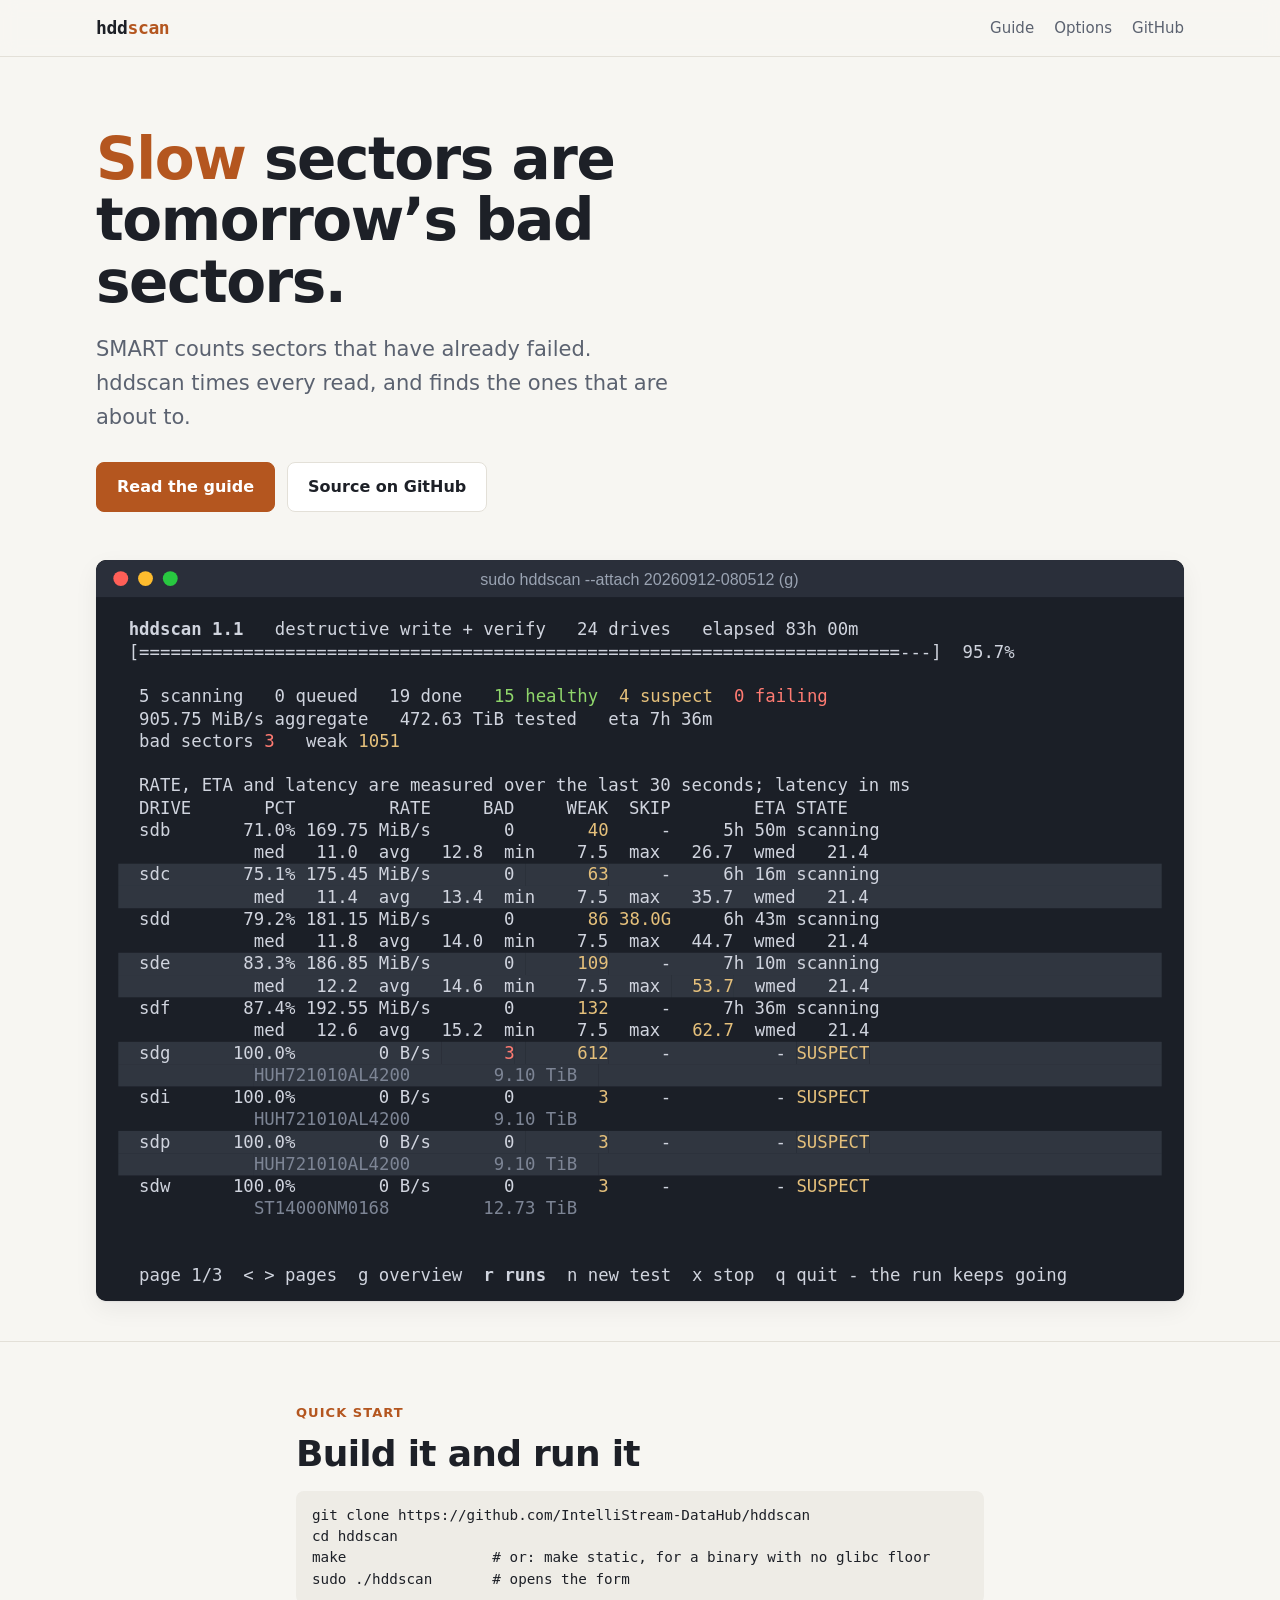
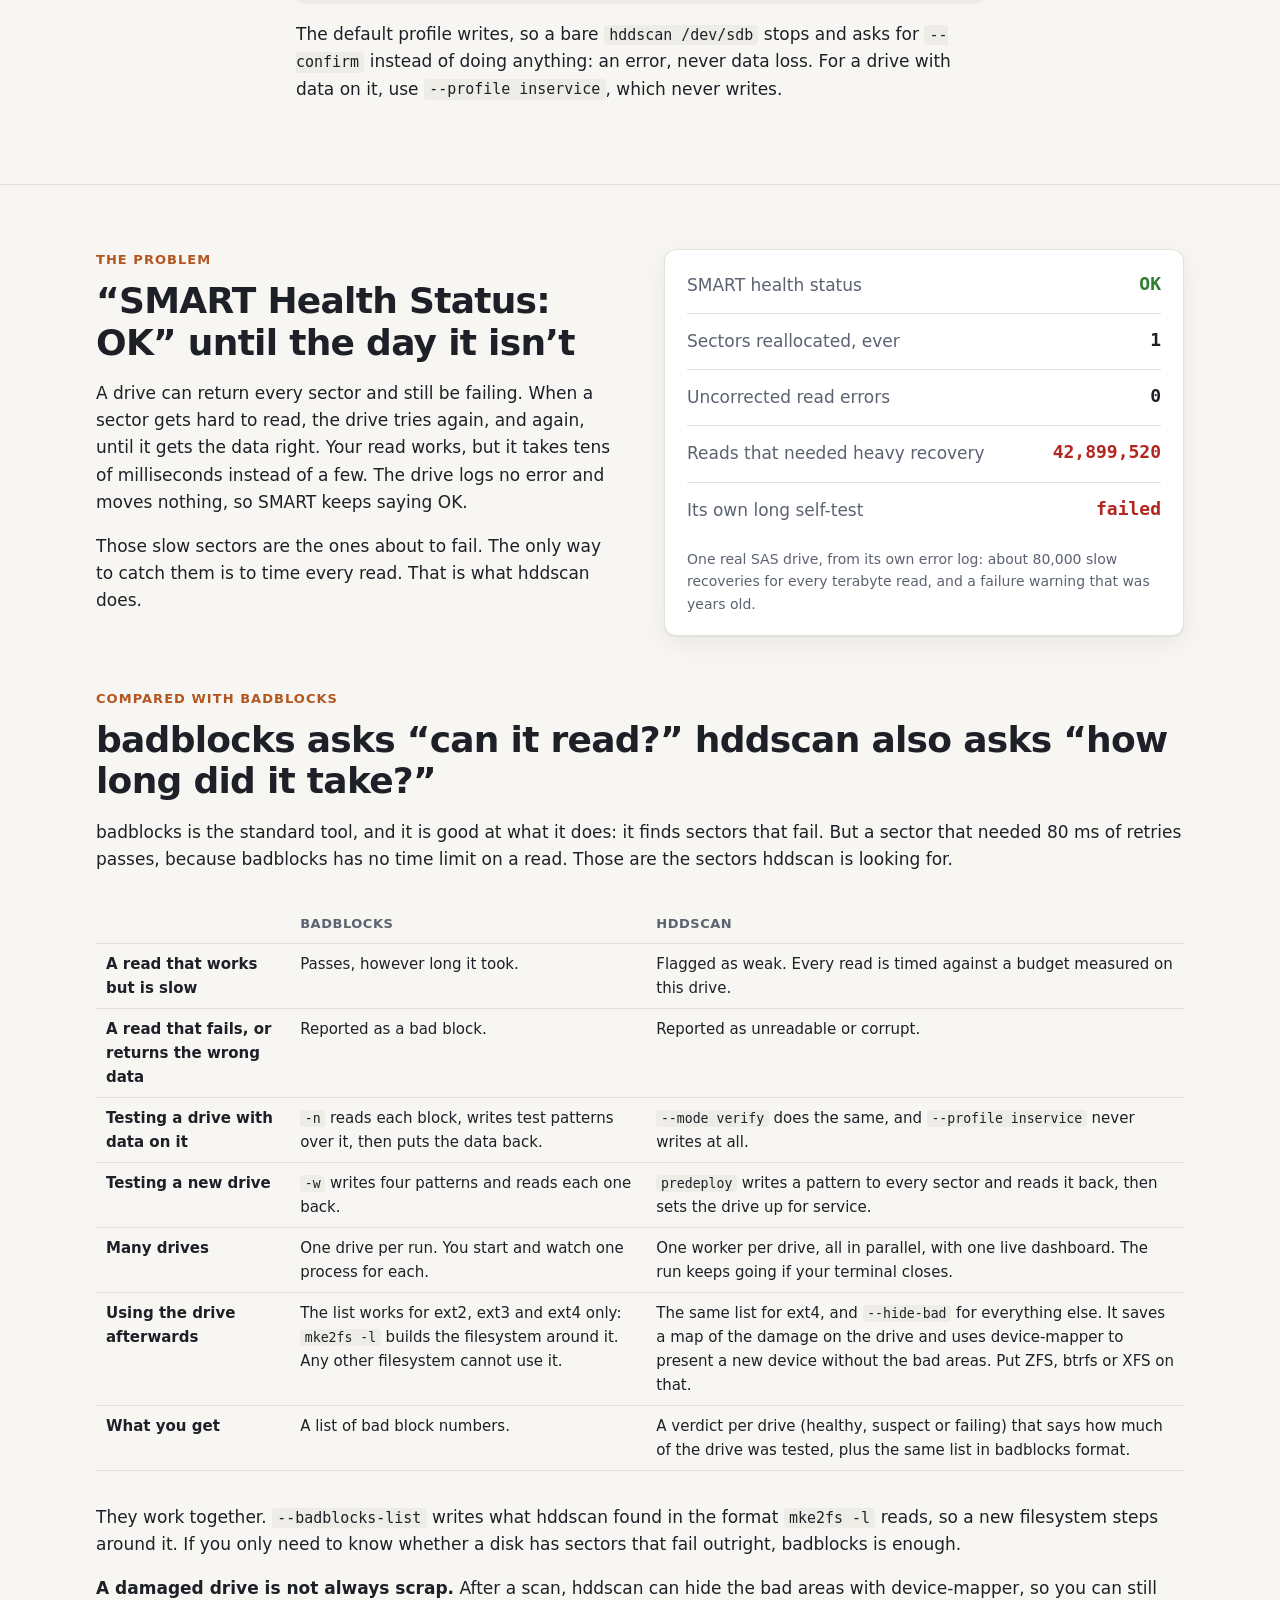
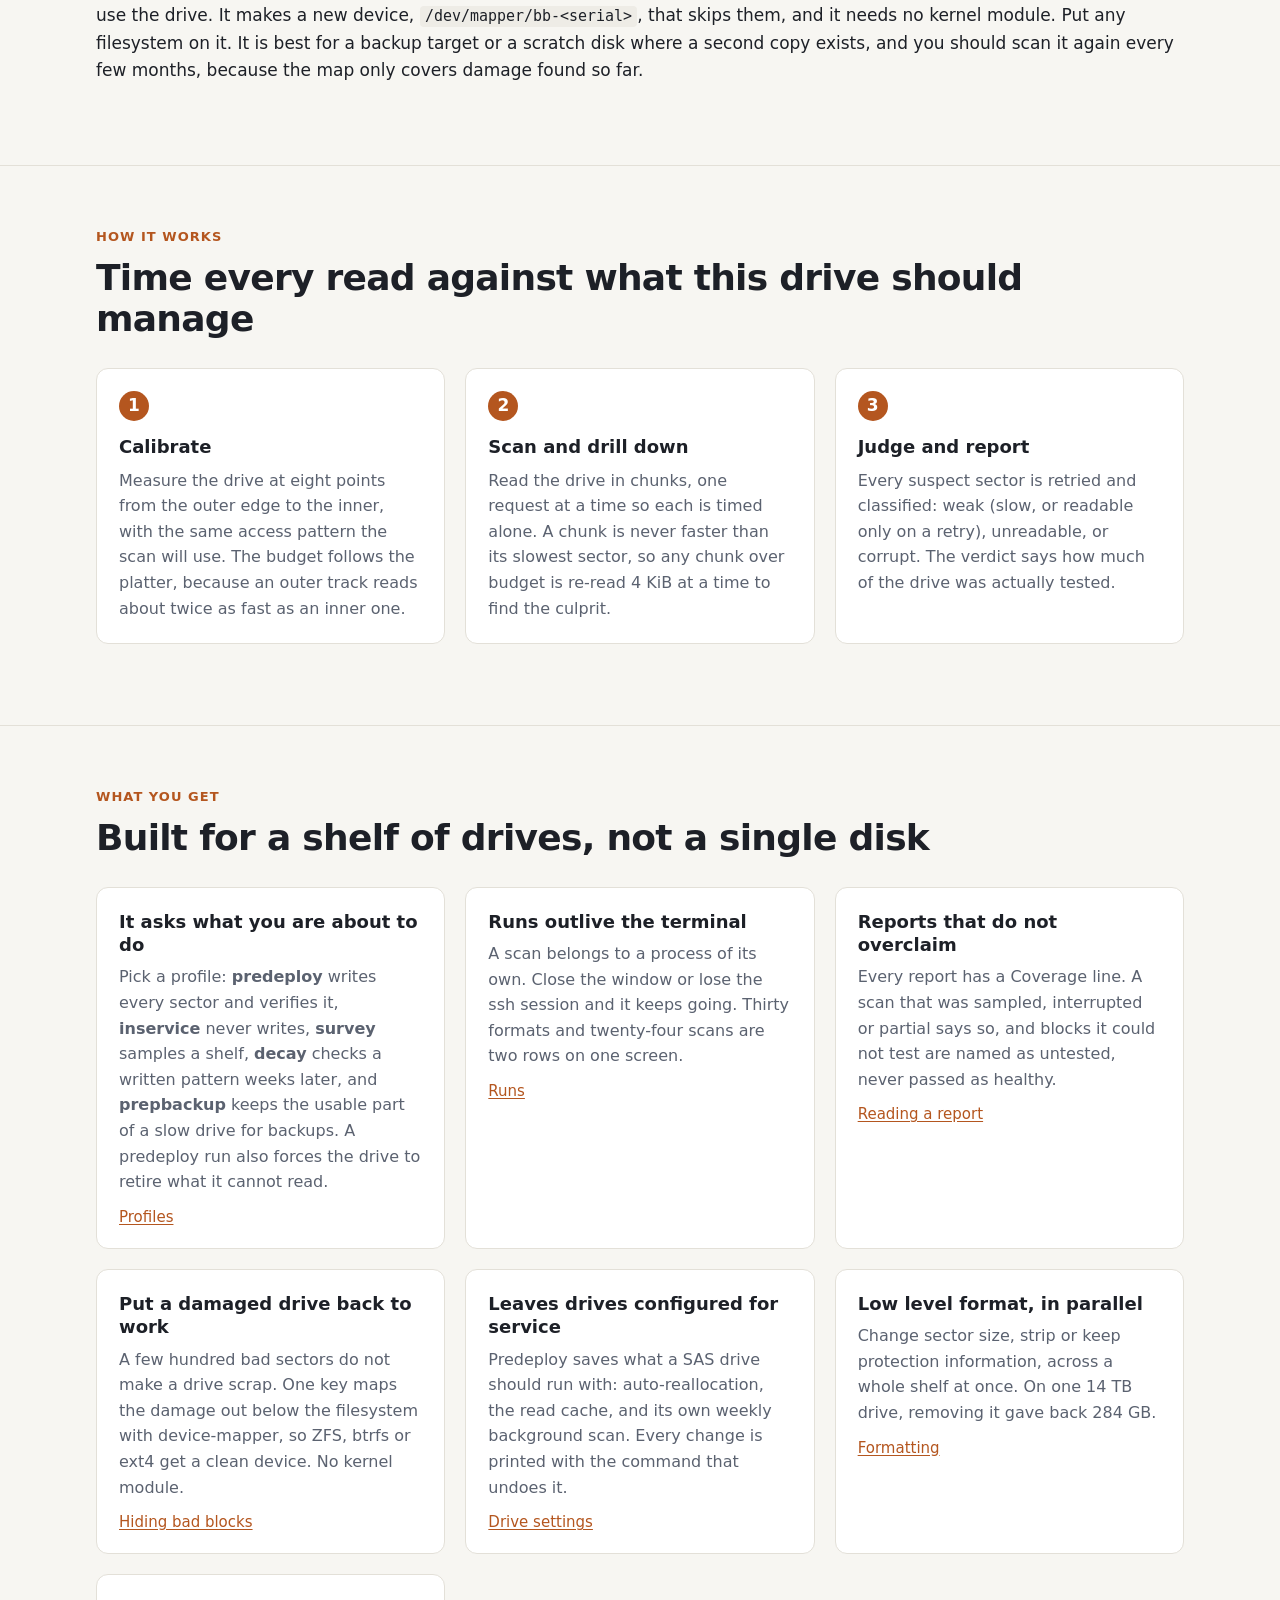
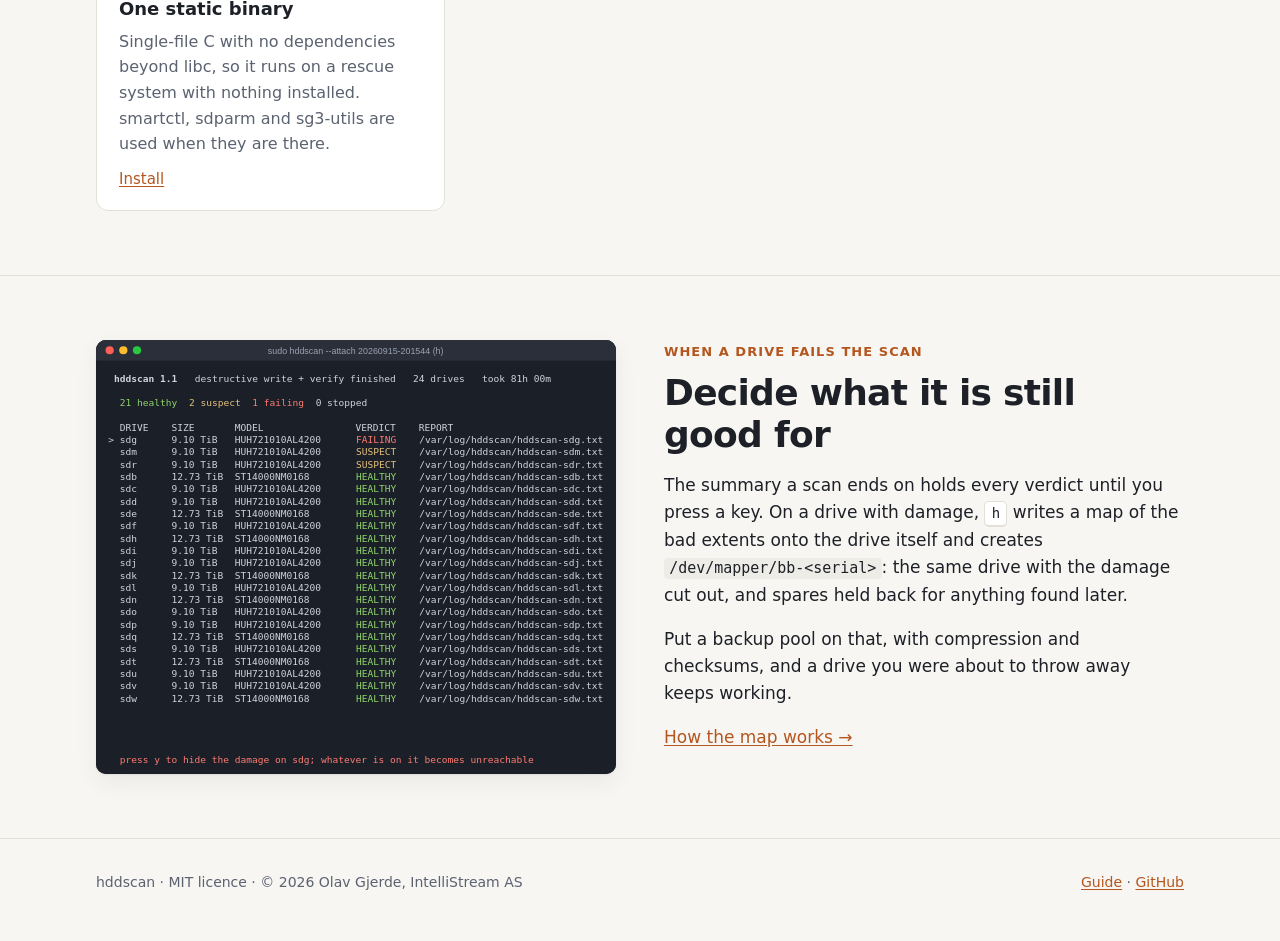
<file: docs/index.html>
<!doctype html>
<html lang="en">
<head>
<meta charset="utf-8">
<meta name="viewport" content="width=device-width, initial-scale=1">
<title>hddscan</title>
<meta name="description" content="hddscan times every read on a spinning disk and finds the sectors the firmware is quietly struggling with — the failure SMART reports as OK.">
<link rel="stylesheet" href="style.css">
<link rel="icon" href="data:image/svg+xml,%3Csvg xmlns='http://www.w3.org/2000/svg' viewBox='0 0 32 32'%3E%3Crect width='32' height='32' rx='7' fill='%231b1f27'/%3E%3Ccircle cx='16' cy='16' r='10' fill='none' stroke='%23e8924f' stroke-width='3'/%3E%3Ccircle cx='16' cy='16' r='2.5' fill='%23e8924f'/%3E%3C/svg%3E">
</head>
<body>

<header class="top">
	<div class="wrap">
		<a class="brand" href="./">hdd<span>scan</span></a>
		<nav>
			<a href="guide.html">Guide</a>
			<a href="guide.html#options">Options</a>
			<a href="https://github.com/IntelliStream-DataHub/hddscan">GitHub</a>
		</nav>
	</div>
</header>

<main>
<section class="hero">
	<div class="wrap">
		<h1><em>Slow</em> sectors are tomorrow’s bad sectors.</h1>
		<p class="lead">SMART counts sectors that have already failed. hddscan
		times every read, and finds the ones that are about to.</p>
		<div class="cta">
			<a class="btn primary" href="guide.html">Read the guide</a>
			<a class="btn" href="https://github.com/IntelliStream-DataHub/hddscan">Source on GitHub</a>
		</div>
		<figure class="shot">
			<img src="img/tui-dashboard.svg" width="879" height="599"
			     alt="The hddscan dashboard: 24 drives in a write test, five still scanning with their rate, weak-sector count and latency, the finished ones with their verdicts.">
		</figure>
	</div>
</section>

<section class="band">
	<div class="wrap narrow">
		<p class="kicker">Quick start</p>
		<h2>Build it and run it</h2>
<pre><code>git clone https://github.com/IntelliStream-DataHub/hddscan
cd hddscan
make                 # or: make static, for a binary with no glibc floor
sudo ./hddscan       # opens the form</code></pre>
		<p>The default profile writes, so a bare <code>hddscan /dev/sdb</code>
		stops and asks for <code>--confirm</code> instead of doing anything:
		an error, never data loss. For a drive with data on it, use
		<code>--profile inservice</code>, which never writes.</p>
	</div>
</section>

<section class="band">
	<div class="wrap split">
		<div>
			<p class="kicker">The problem</p>
			<h2>“SMART Health Status: OK” until the day it isn’t</h2>
			<p>A drive can return every sector and still be failing. When a
			sector gets hard to read, the drive tries again, and again, until
			it gets the data right. Your read works, but it takes tens of
			milliseconds instead of a few. The drive logs no error and moves
			nothing, so SMART keeps saying OK.</p>
			<p>Those slow sectors are the ones about to fail. The only way to
			catch them is to time every read. That is what hddscan does.</p>
		</div>
		<div class="evidence" role="group" aria-label="One real drive">
			<dl>
				<div><dt>SMART health status</dt><dd class="ok">OK</dd></div>
				<div><dt>Sectors reallocated, ever</dt><dd>1</dd></div>
				<div><dt>Uncorrected read errors</dt><dd>0</dd></div>
				<div><dt>Reads that needed heavy recovery</dt><dd class="bad">42,899,520</dd></div>
				<div><dt>Its own long self-test</dt><dd class="bad">failed</dd></div>
			</dl>
			<p style="font-size:14px;color:var(--muted);margin:10px 0 12px">One real SAS drive, from its own error
			log: about 80,000 slow recoveries for every terabyte read, and a
			failure warning that was years old.</p>
		</div>
	</div>
	<div class="wrap" style="margin-top:56px">
		<p class="kicker">Compared with badblocks</p>
		<h2>badblocks asks “can it read?” hddscan also asks “how long did it take?”</h2>
		<p>badblocks is the standard tool, and it is good at what it does: it
		finds sectors that fail. But a sector that needed 80 ms of retries
		passes, because badblocks has no time limit on a read. Those are the
		sectors hddscan is looking for.</p>
		<div class="table-wrap"><table>
			<thead><tr><th></th><th>badblocks</th><th>hddscan</th></tr></thead>
			<tbody>
				<tr><td><b>A read that works but is slow</b></td><td>Passes, however long it took.</td><td>Flagged as weak. Every read is timed against a budget measured on this drive.</td></tr>
				<tr><td><b>A read that fails, or returns the wrong data</b></td><td>Reported as a bad block.</td><td>Reported as unreadable or corrupt.</td></tr>
				<tr><td><b>Testing a drive with data on it</b></td><td><code>-n</code> reads each block, writes test patterns over it, then puts the data back.</td><td><code>--mode verify</code> does the same, and <code>--profile inservice</code> never writes at all.</td></tr>
				<tr><td><b>Testing a new drive</b></td><td><code>-w</code> writes four patterns and reads each one back.</td><td><code>predeploy</code> writes a pattern to every sector and reads it back, then sets the drive up for service.</td></tr>
				<tr><td><b>Many drives</b></td><td>One drive per run. You start and watch one process for each.</td><td>One worker per drive, all in parallel, with one live dashboard. The run keeps going if your terminal closes.</td></tr>
				<tr><td><b>Using the drive afterwards</b></td><td>The list works for ext2, ext3 and ext4 only: <code>mke2fs -l</code> builds the filesystem around it. Any other filesystem cannot use it.</td><td>The same list for ext4, and <code>--hide-bad</code> for everything else. It saves a map of the damage on the drive and uses device-mapper to present a new device without the bad areas. Put ZFS, btrfs or XFS on that.</td></tr>
				<tr><td><b>What you get</b></td><td>A list of bad block numbers.</td><td>A verdict per drive (healthy, suspect or failing) that says how much of the drive was tested, plus the same list in badblocks format.</td></tr>
			</tbody>
		</table></div>
		<p>They work together. <code>--badblocks-list</code> writes what hddscan
		found in the format <code>mke2fs -l</code> reads, so a new filesystem
		steps around it. If you only need to know whether a disk has sectors
		that fail outright, badblocks is enough.</p>
		<p><b>A damaged drive is not always scrap.</b> After a scan, hddscan can
		hide the bad areas with device-mapper, so you can still use the drive.
		It makes a new device, <code>/dev/mapper/bb-&lt;serial&gt;</code>, that
		skips them, and it needs no kernel module. Put any filesystem on it.
		It is best for a backup target or a scratch disk where a second copy
		exists, and you should scan it again every few months, because the map
		only covers damage found so far.</p>
	</div>
</section>

<section class="band">
	<div class="wrap">
		<p class="kicker">How it works</p>
		<h2>Time every read against what this drive should manage</h2>
		<ol class="steps">
			<li>
				<h3>Calibrate</h3>
				<p>Measure the drive at eight points from the outer edge to the
				inner, with the same access pattern the scan will use. The
				budget follows the platter, because an outer track reads about
				twice as fast as an inner one.</p>
			</li>
			<li>
				<h3>Scan and drill down</h3>
				<p>Read the drive in chunks, one request at a time so each is
				timed alone. A chunk is never faster than its slowest sector,
				so any chunk over budget is re-read 4 KiB at a time to find the
				culprit.</p>
			</li>
			<li>
				<h3>Judge and report</h3>
				<p>Every suspect sector is retried and classified: weak
				(slow, or readable only on a retry), unreadable, or corrupt.
				The verdict says how much of the drive was actually tested.</p>
			</li>
		</ol>
	</div>
</section>

<section class="band">
	<div class="wrap">
		<p class="kicker">What you get</p>
		<h2>Built for a shelf of drives, not a single disk</h2>
		<div class="grid">
			<div class="card">
				<h3>It asks what you are about to do</h3>
				<p>Pick a profile: <b>predeploy</b> writes every sector and
				verifies it, <b>inservice</b> never writes, <b>survey</b>
				samples a shelf, <b>decay</b> checks a written pattern weeks
				later, and <b>prepbackup</b> keeps the usable part of a slow
				drive for backups. A predeploy run also forces the drive to
				retire what it cannot read.</p>
				<a href="guide.html#profiles">Profiles</a>
			</div>
			<div class="card">
				<h3>Runs outlive the terminal</h3>
				<p>A scan belongs to a process of its own. Close the window or
				lose the ssh session and it keeps going. Thirty formats and
				twenty-four scans are two rows on one screen.</p>
				<a href="guide.html#runs">Runs</a>
			</div>
			<div class="card">
				<h3>Reports that do not overclaim</h3>
				<p>Every report has a Coverage line. A scan that was sampled,
				interrupted or partial says so, and blocks it could not test
				are named as untested, never passed as healthy.</p>
				<a href="guide.html#reports">Reading a report</a>
			</div>
			<div class="card">
				<h3>Put a damaged drive back to work</h3>
				<p>A few hundred bad sectors do not make a drive scrap. One key
				maps the damage out below the filesystem with device-mapper,
				so ZFS, btrfs or ext4 get a clean device. No kernel module.</p>
				<a href="guide.html#hide">Hiding bad blocks</a>
			</div>
			<div class="card">
				<h3>Leaves drives configured for service</h3>
				<p>Predeploy saves what a SAS drive should run with:
				auto-reallocation, the read cache, and its own weekly background
				scan. Every change is printed with the command that undoes it.</p>
				<a href="guide.html#settings">Drive settings</a>
			</div>
			<div class="card">
				<h3>Low level format, in parallel</h3>
				<p>Change sector size, strip or keep protection information,
				across a whole shelf at once. On one 14 TB drive, removing it
				gave back 284 GB.</p>
				<a href="guide.html#format">Formatting</a>
			</div>
			<div class="card">
				<h3>One static binary</h3>
				<p>Single-file C with no dependencies beyond libc, so it runs on
				a rescue system with nothing installed. smartctl, sdparm and
				sg3-utils are used when they are there.</p>
				<a href="guide.html#install">Install</a>
			</div>
		</div>
	</div>
</section>

<section class="band">
	<div class="wrap split">
		<figure class="shot" style="margin:0">
			<img src="img/tui-hide-confirm.svg" width="761" height="635"
			     alt="The summary at the end of a 24-drive run: 21 healthy, 2 suspect, 1 failing. The failing drive is selected, and the bottom line asks: press y to hide the damage on sdg.">
		</figure>
		<div>
			<p class="kicker">When a drive fails the scan</p>
			<h2>Decide what it is still good for</h2>
			<p>The summary a scan ends on holds every verdict until you press a
			key. On a drive with damage, <kbd>h</kbd> writes a map of the bad
			extents onto the drive itself and creates
			<code>/dev/mapper/bb-&lt;serial&gt;</code>: the same drive with the
			damage cut out, and spares held back for anything found later.</p>
			<p>Put a backup pool on that, with compression and checksums, and a
			drive you were about to throw away keeps working.</p>
			<p><a href="guide.html#hide">How the map works →</a></p>
		</div>
	</div>
</section>

</main>

<footer>
	<div class="wrap">
		<span>hddscan · MIT licence · © 2026 Olav Gjerde, IntelliStream AS</span>
		<span><a href="guide.html">Guide</a> · <a href="https://github.com/IntelliStream-DataHub/hddscan">GitHub</a></span>
	</div>
</footer>
</body>
</html>
</file>
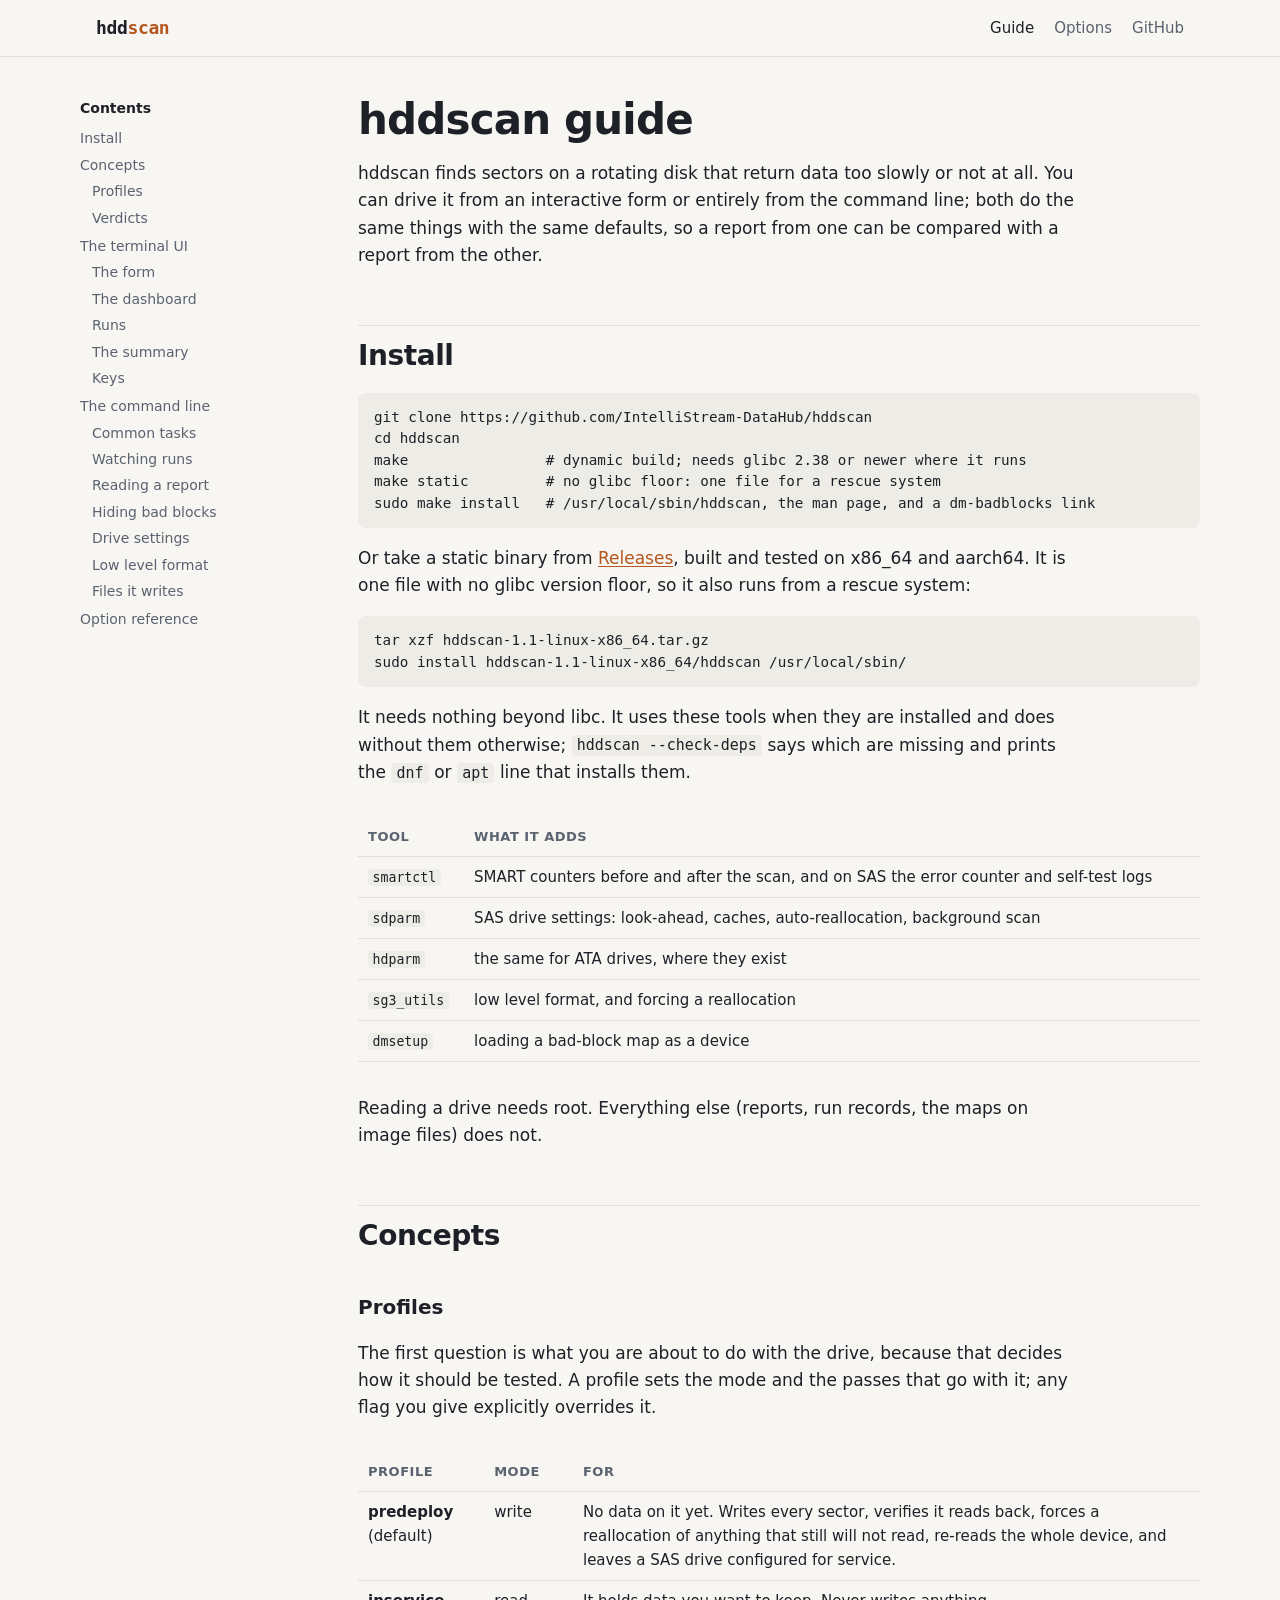
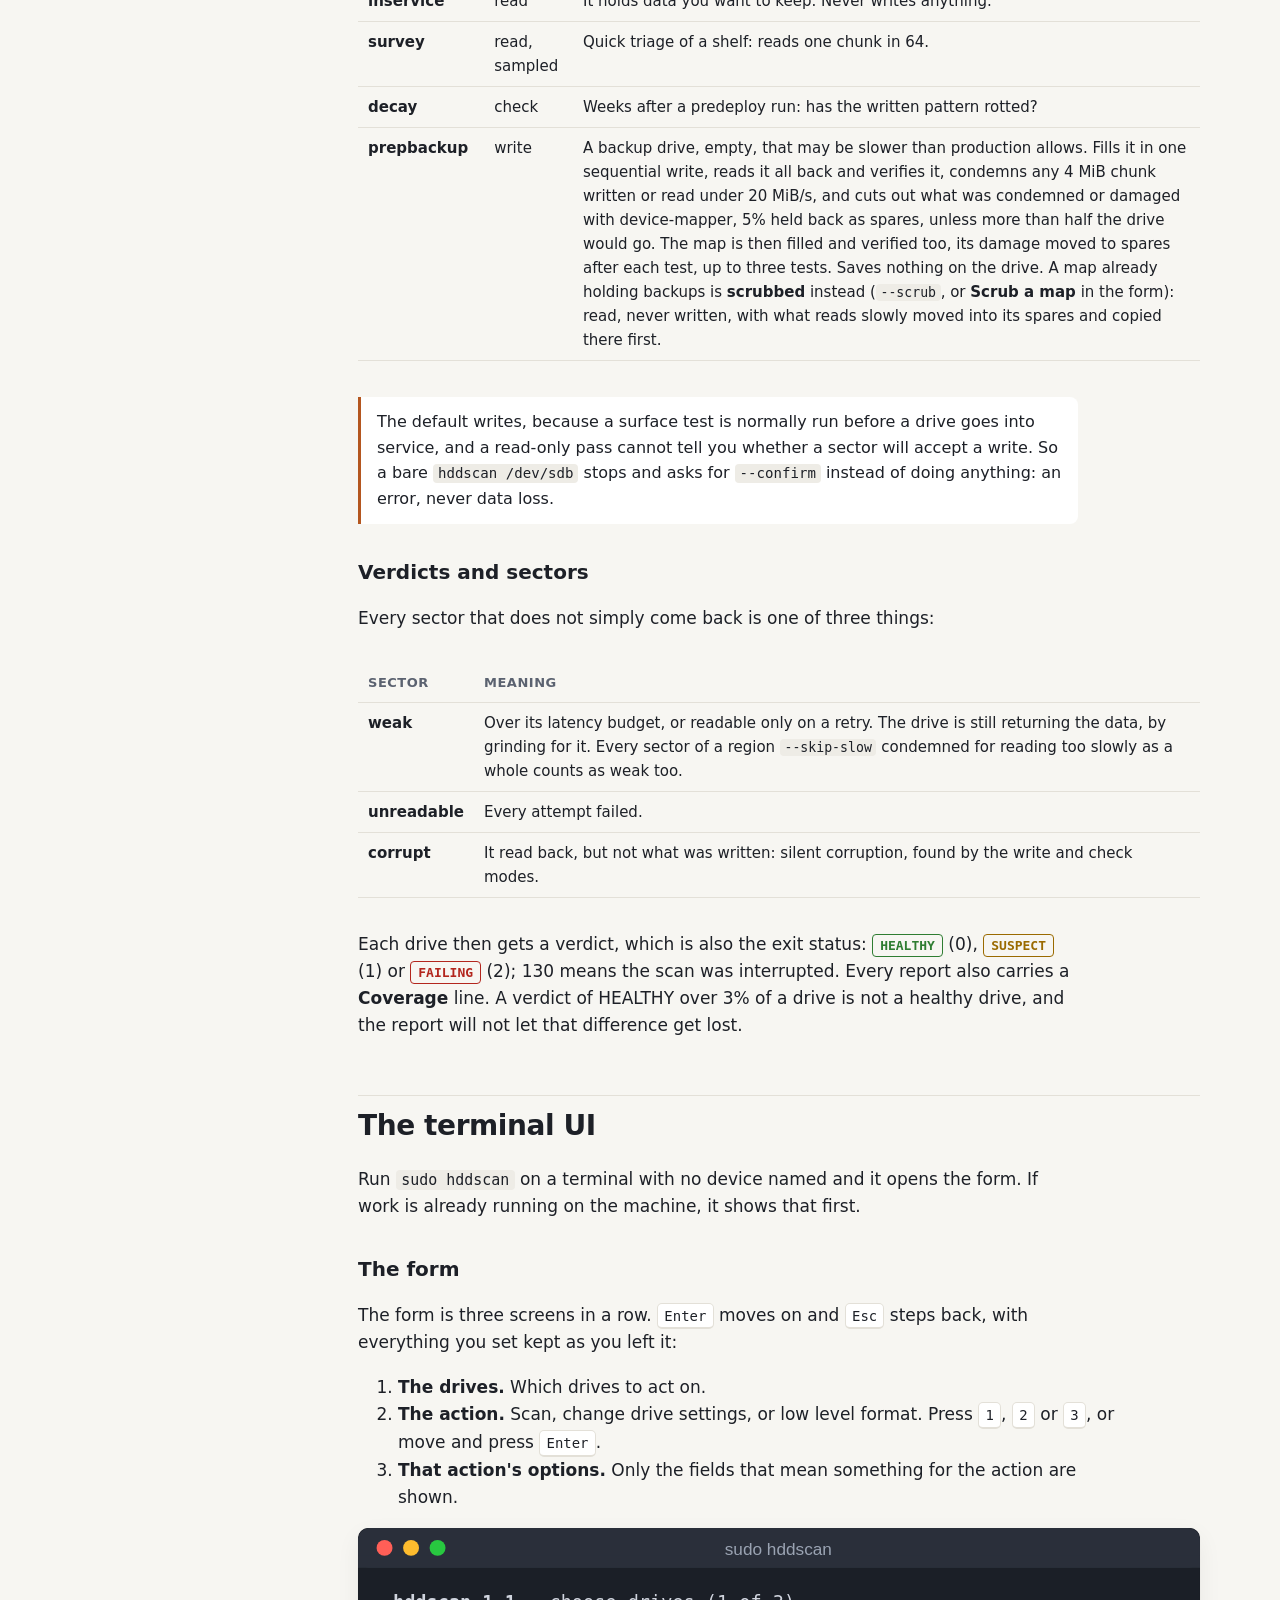
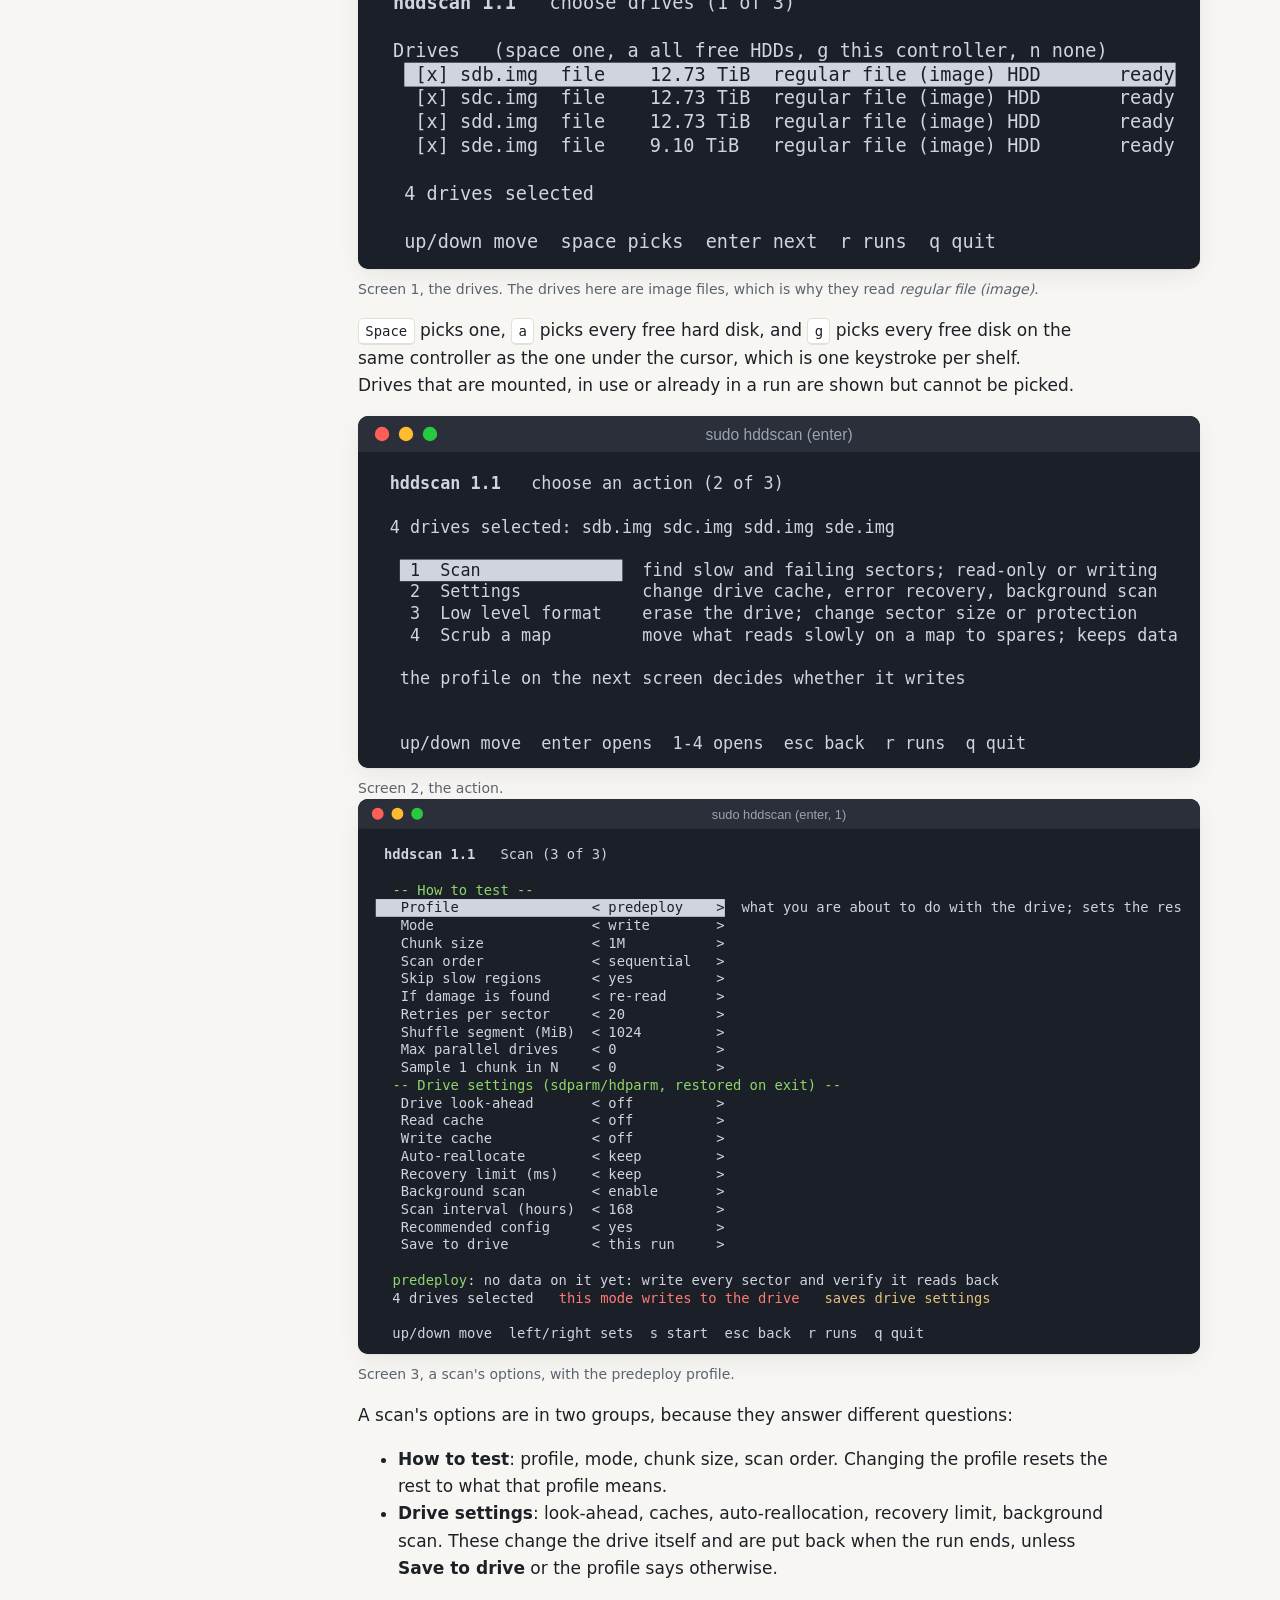
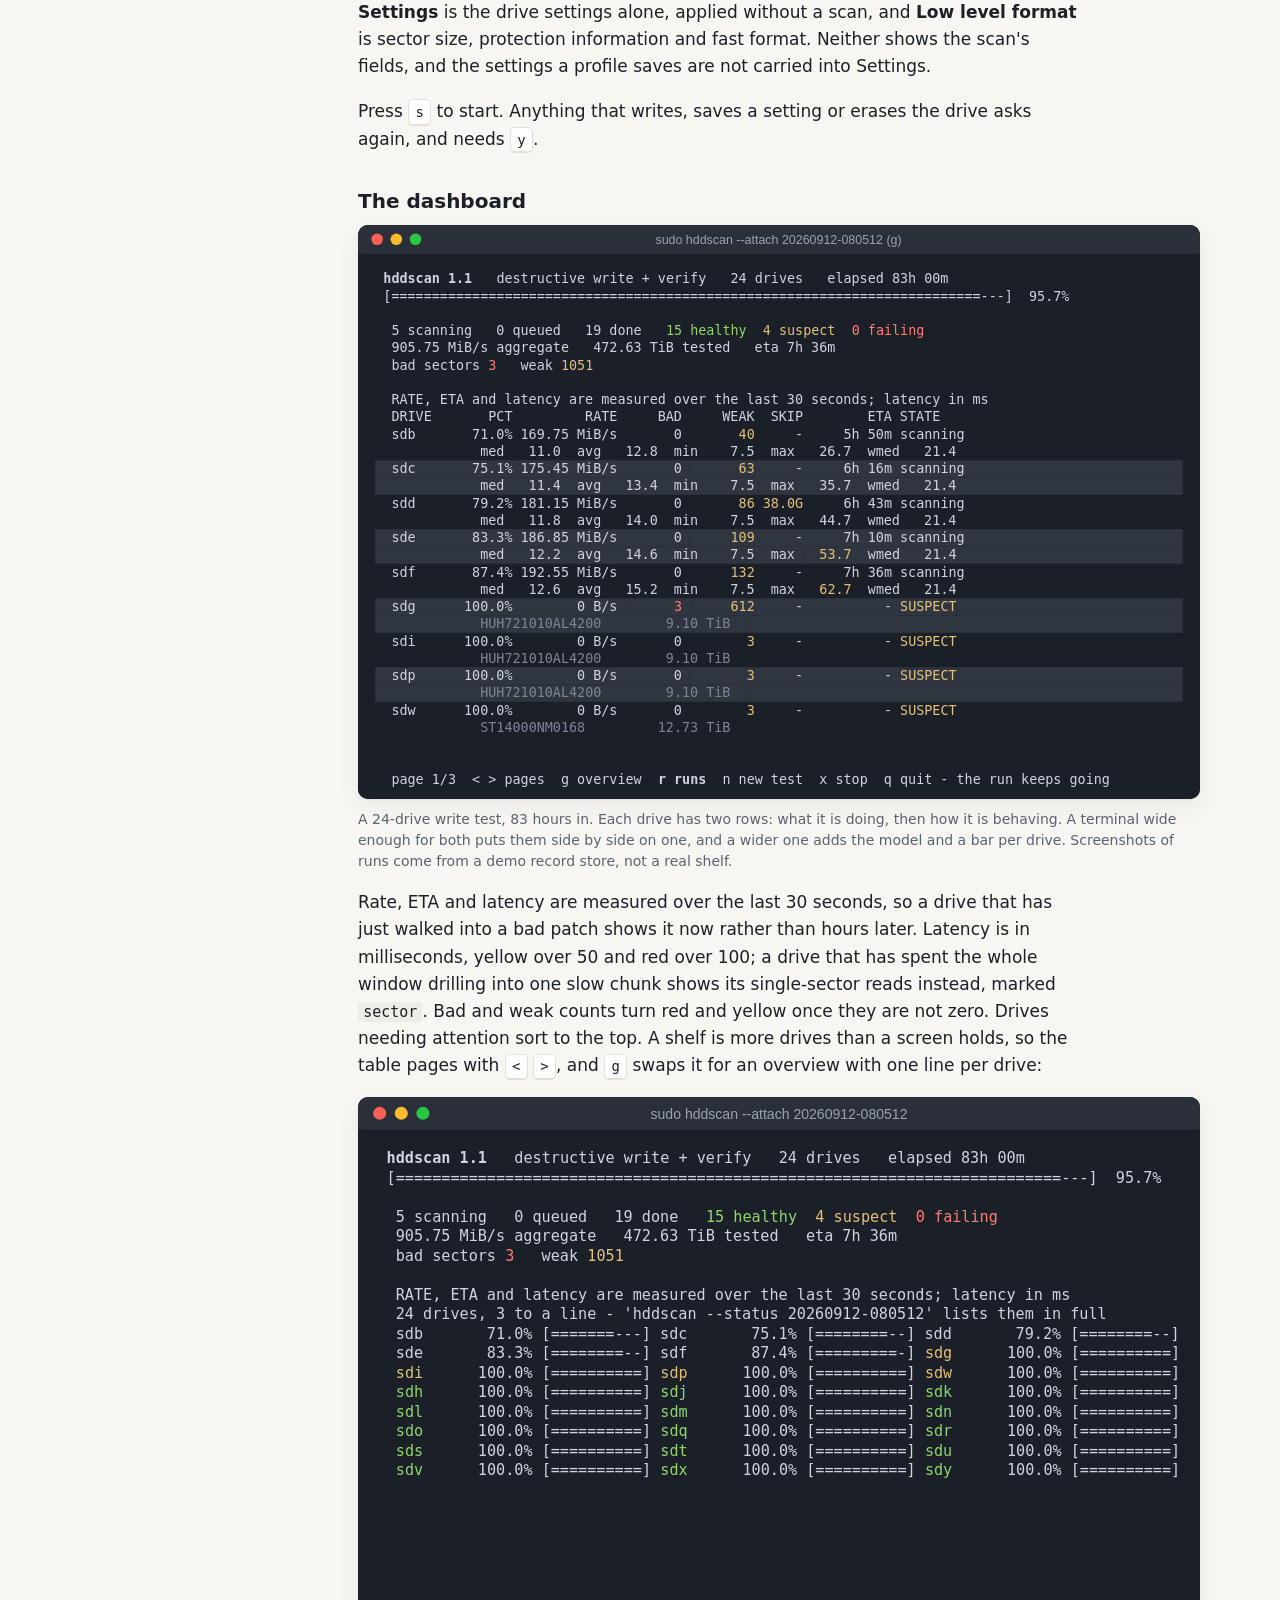
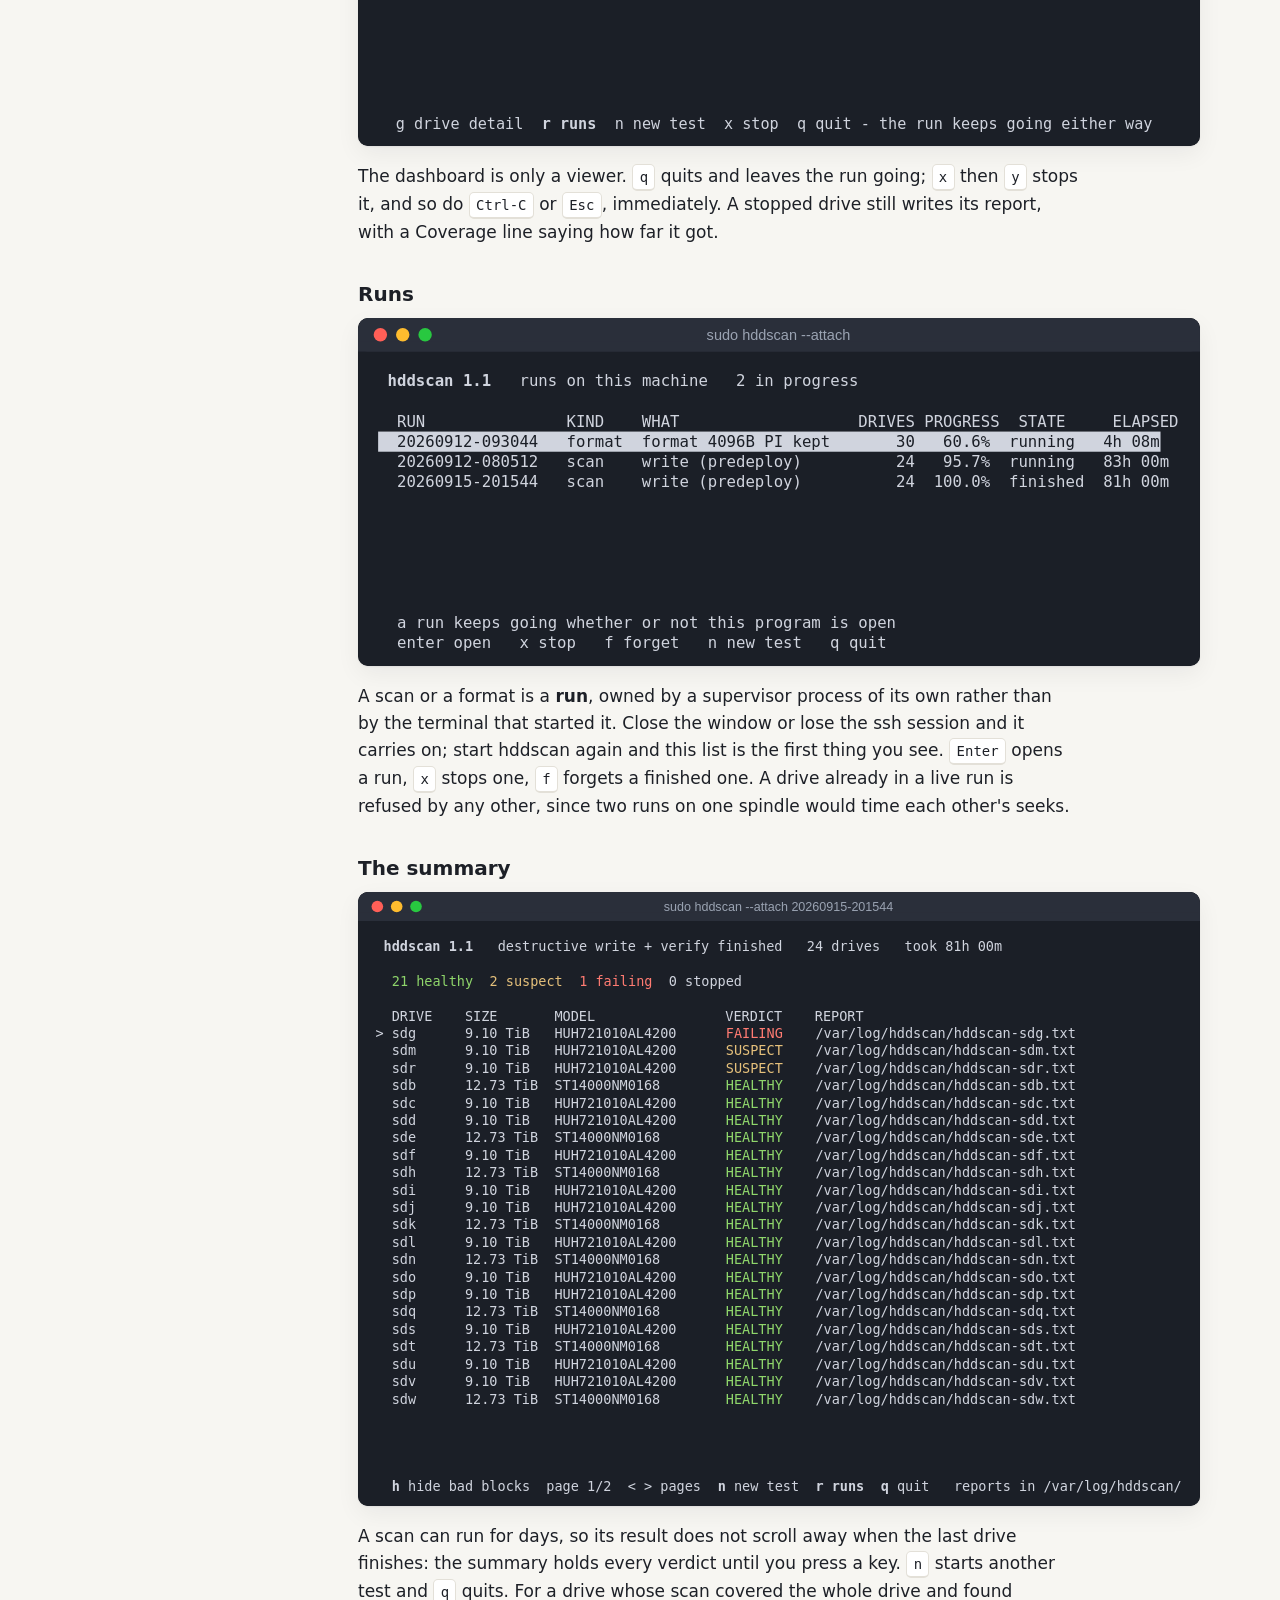
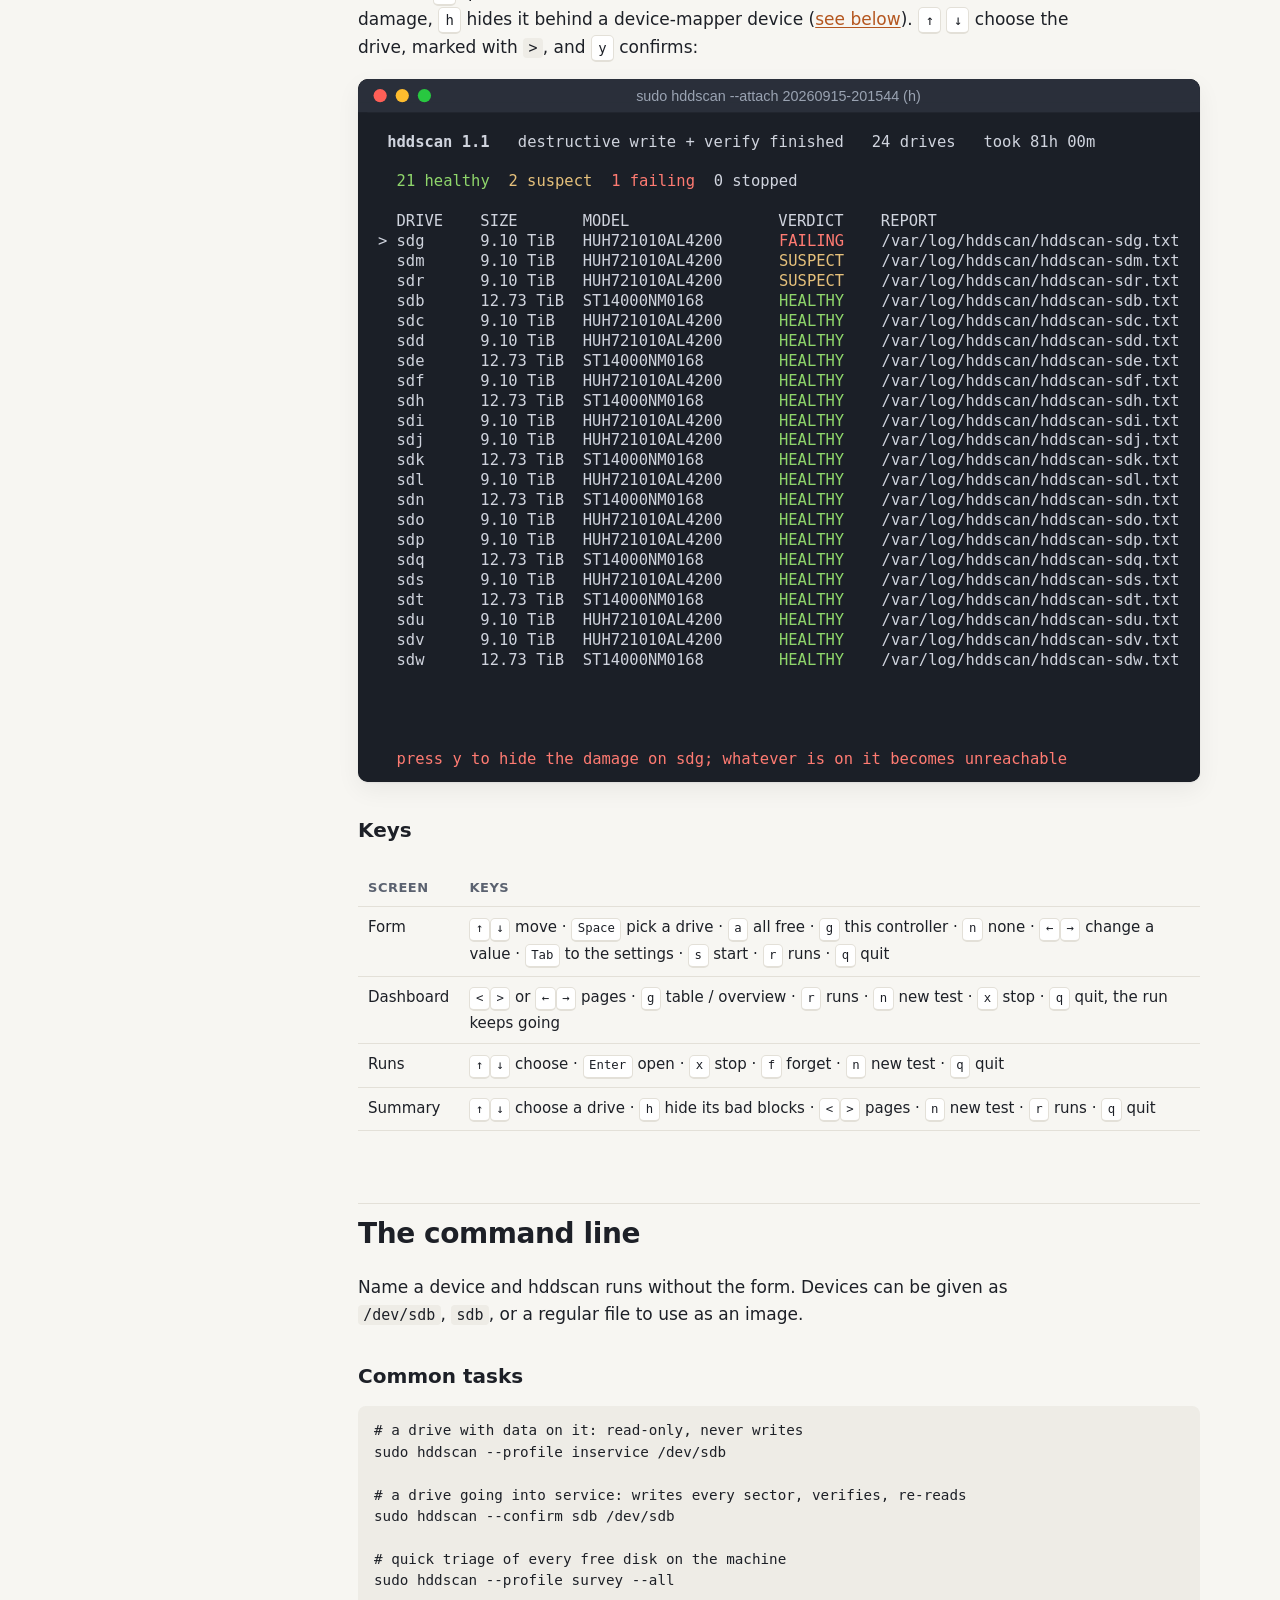
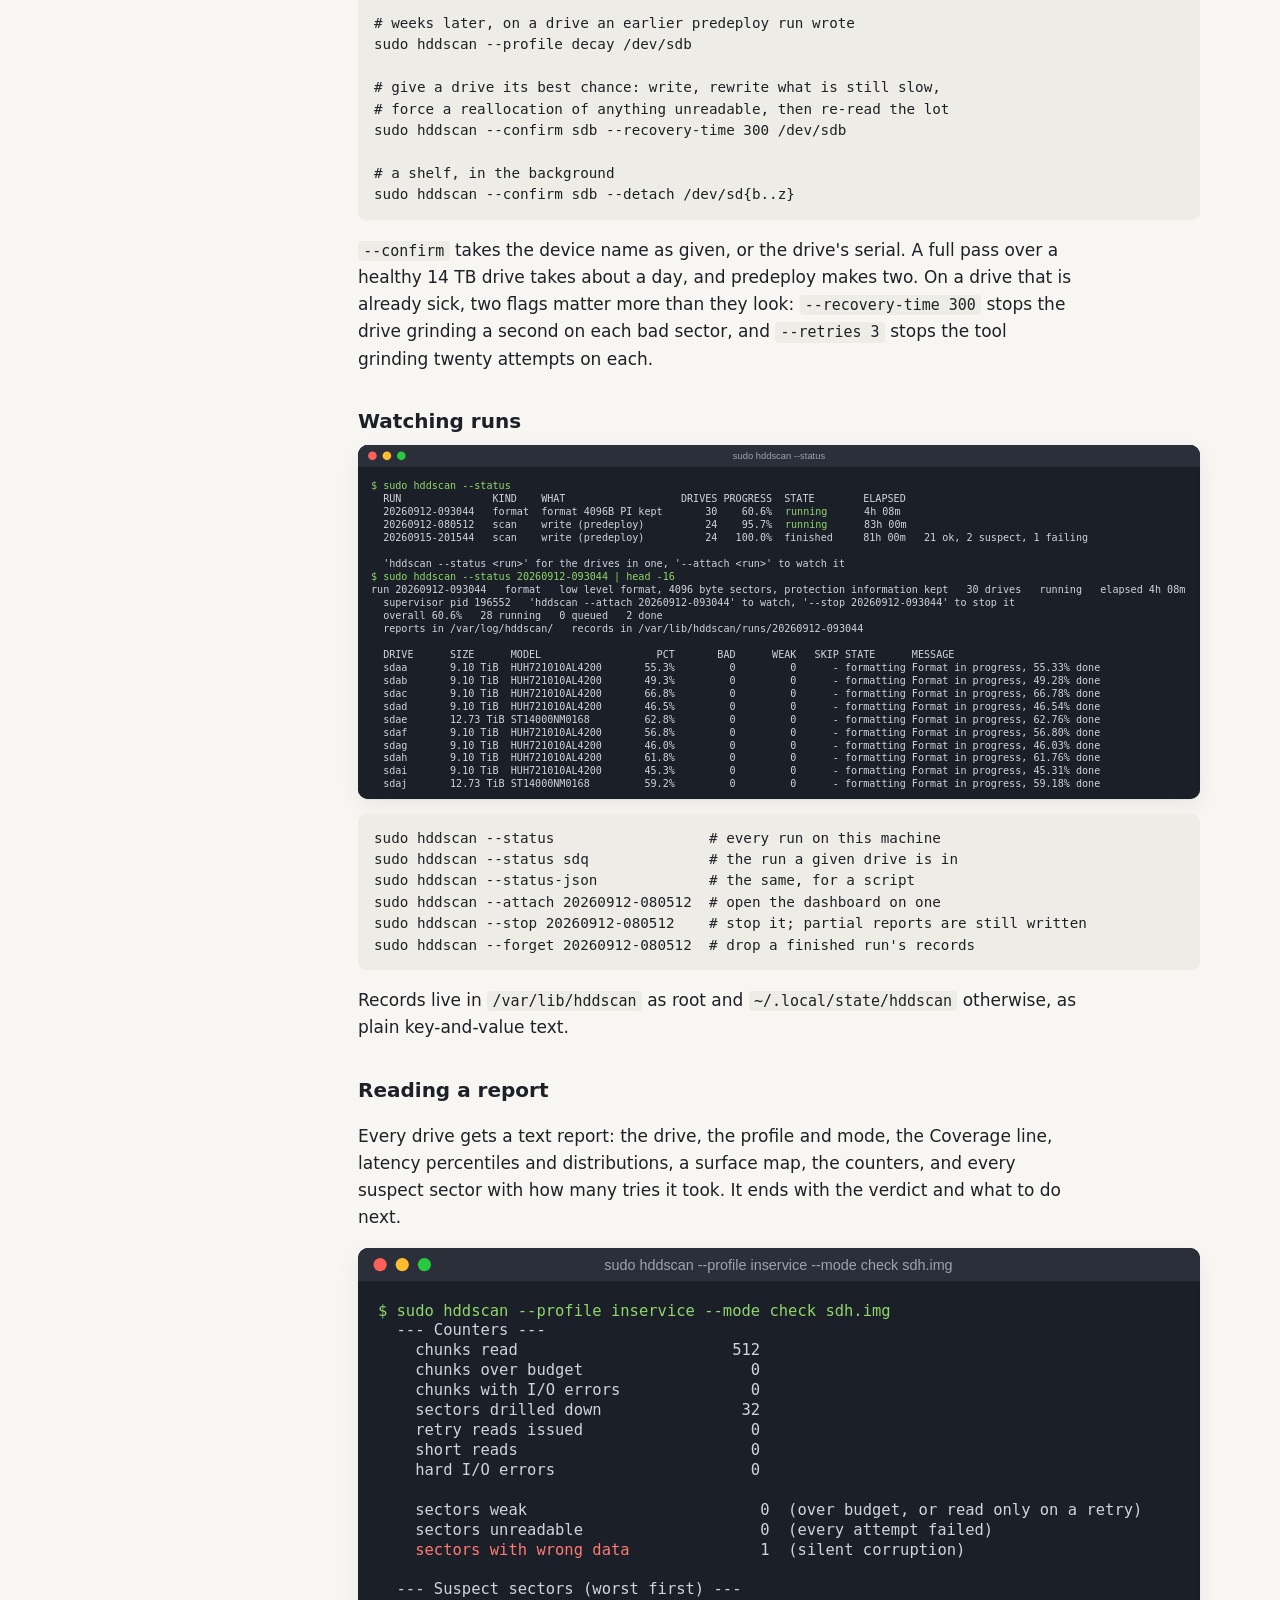
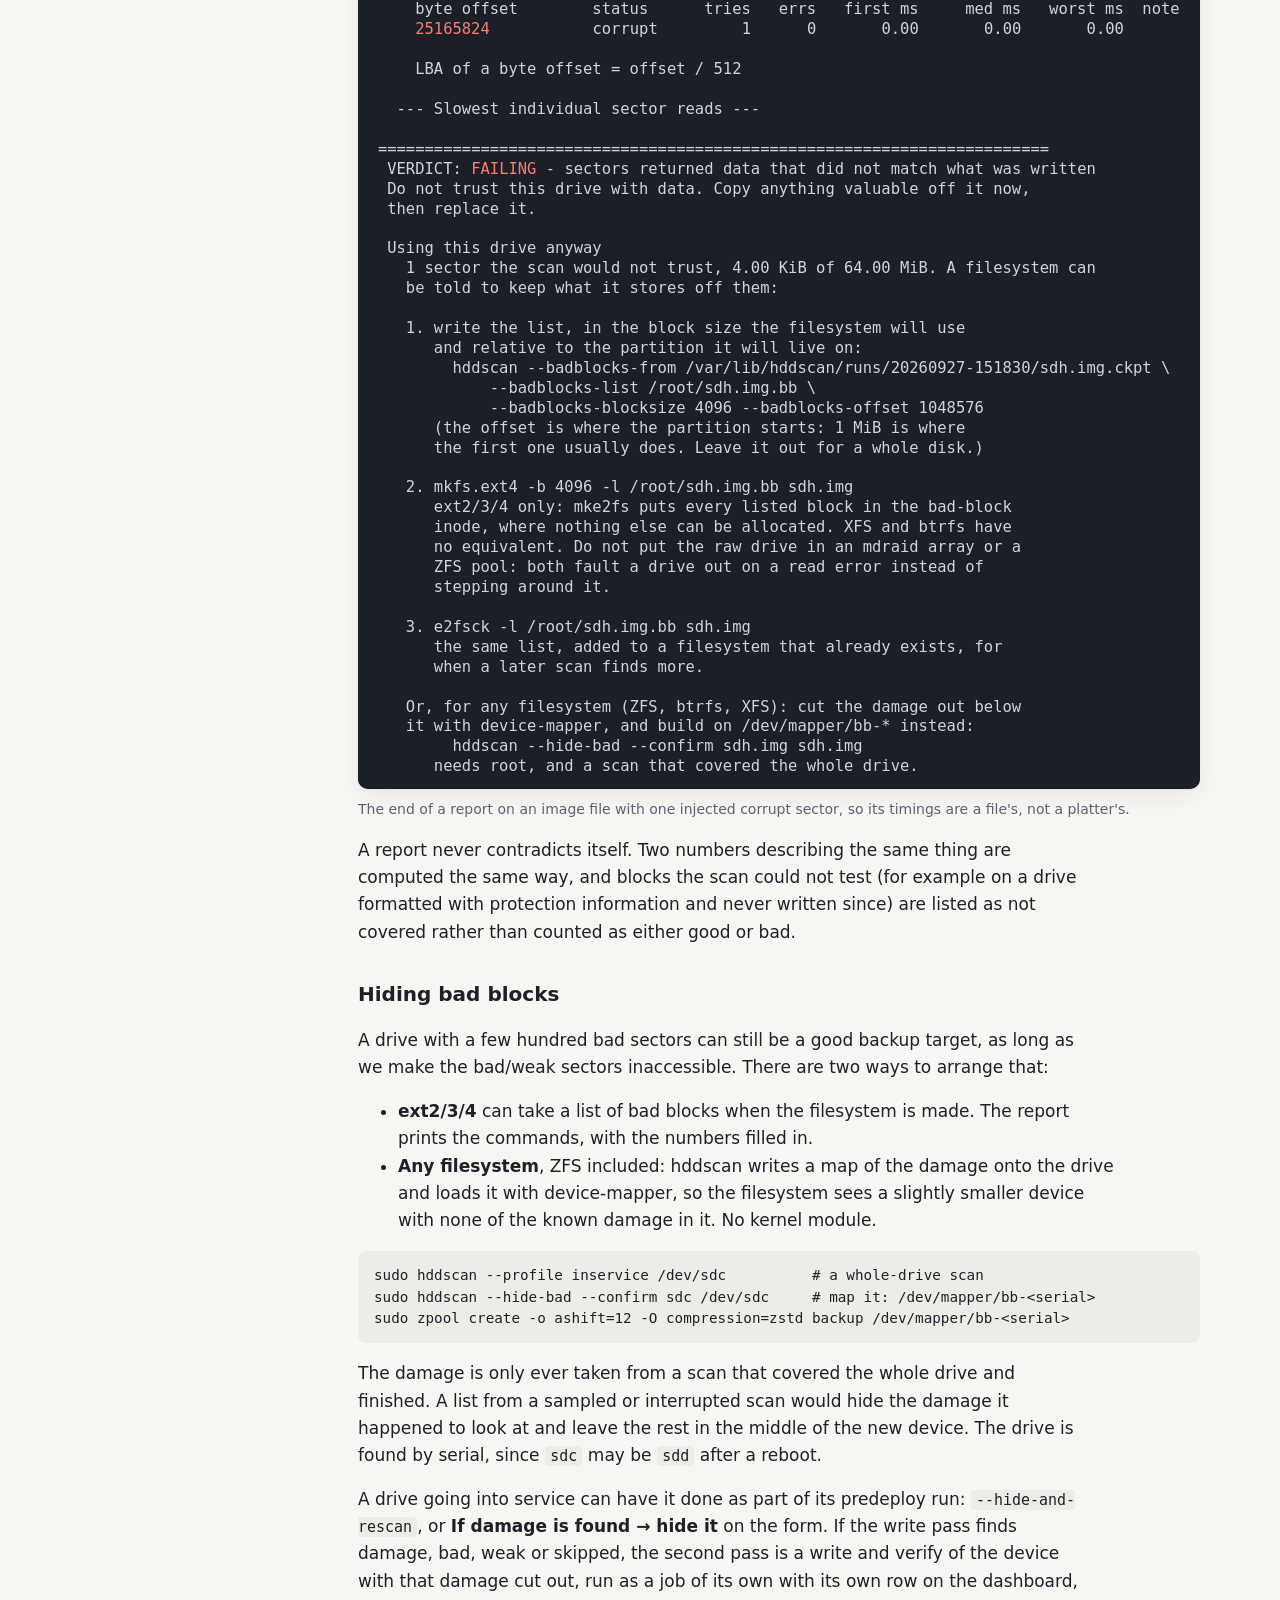
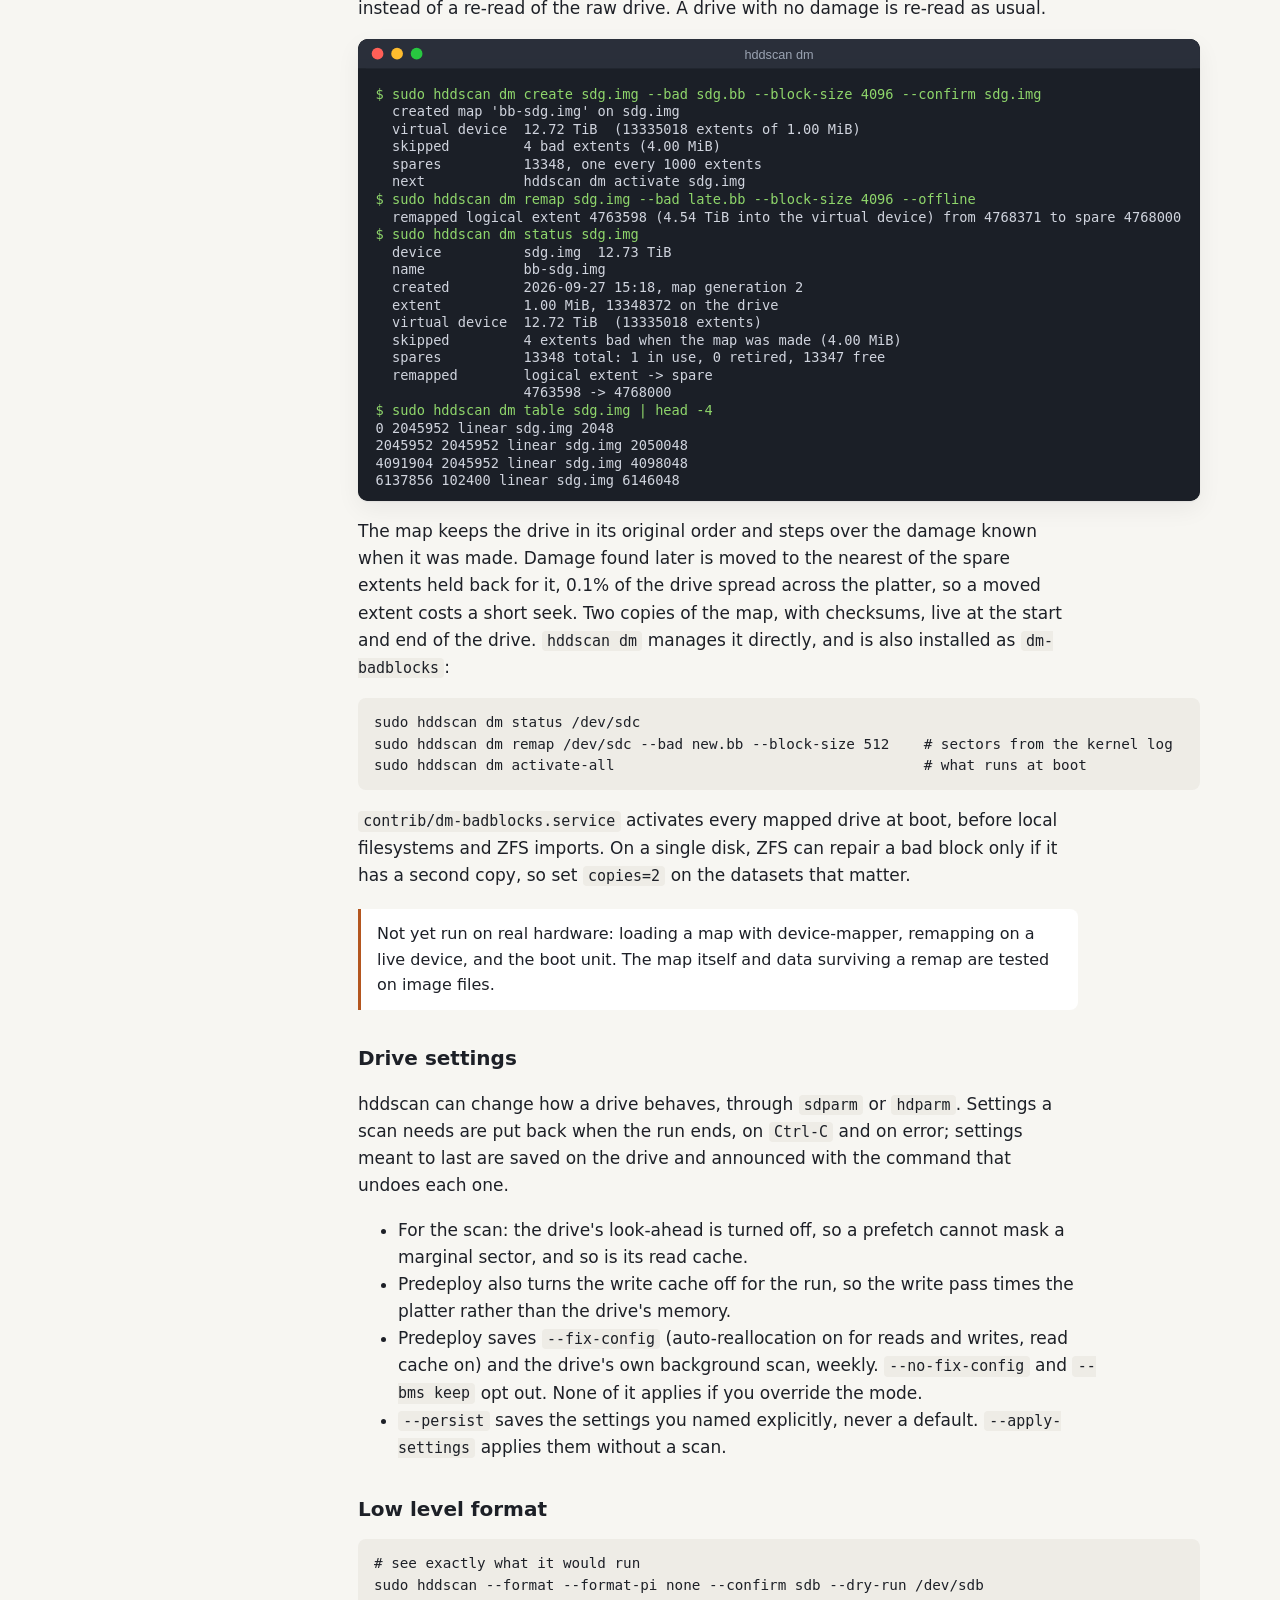
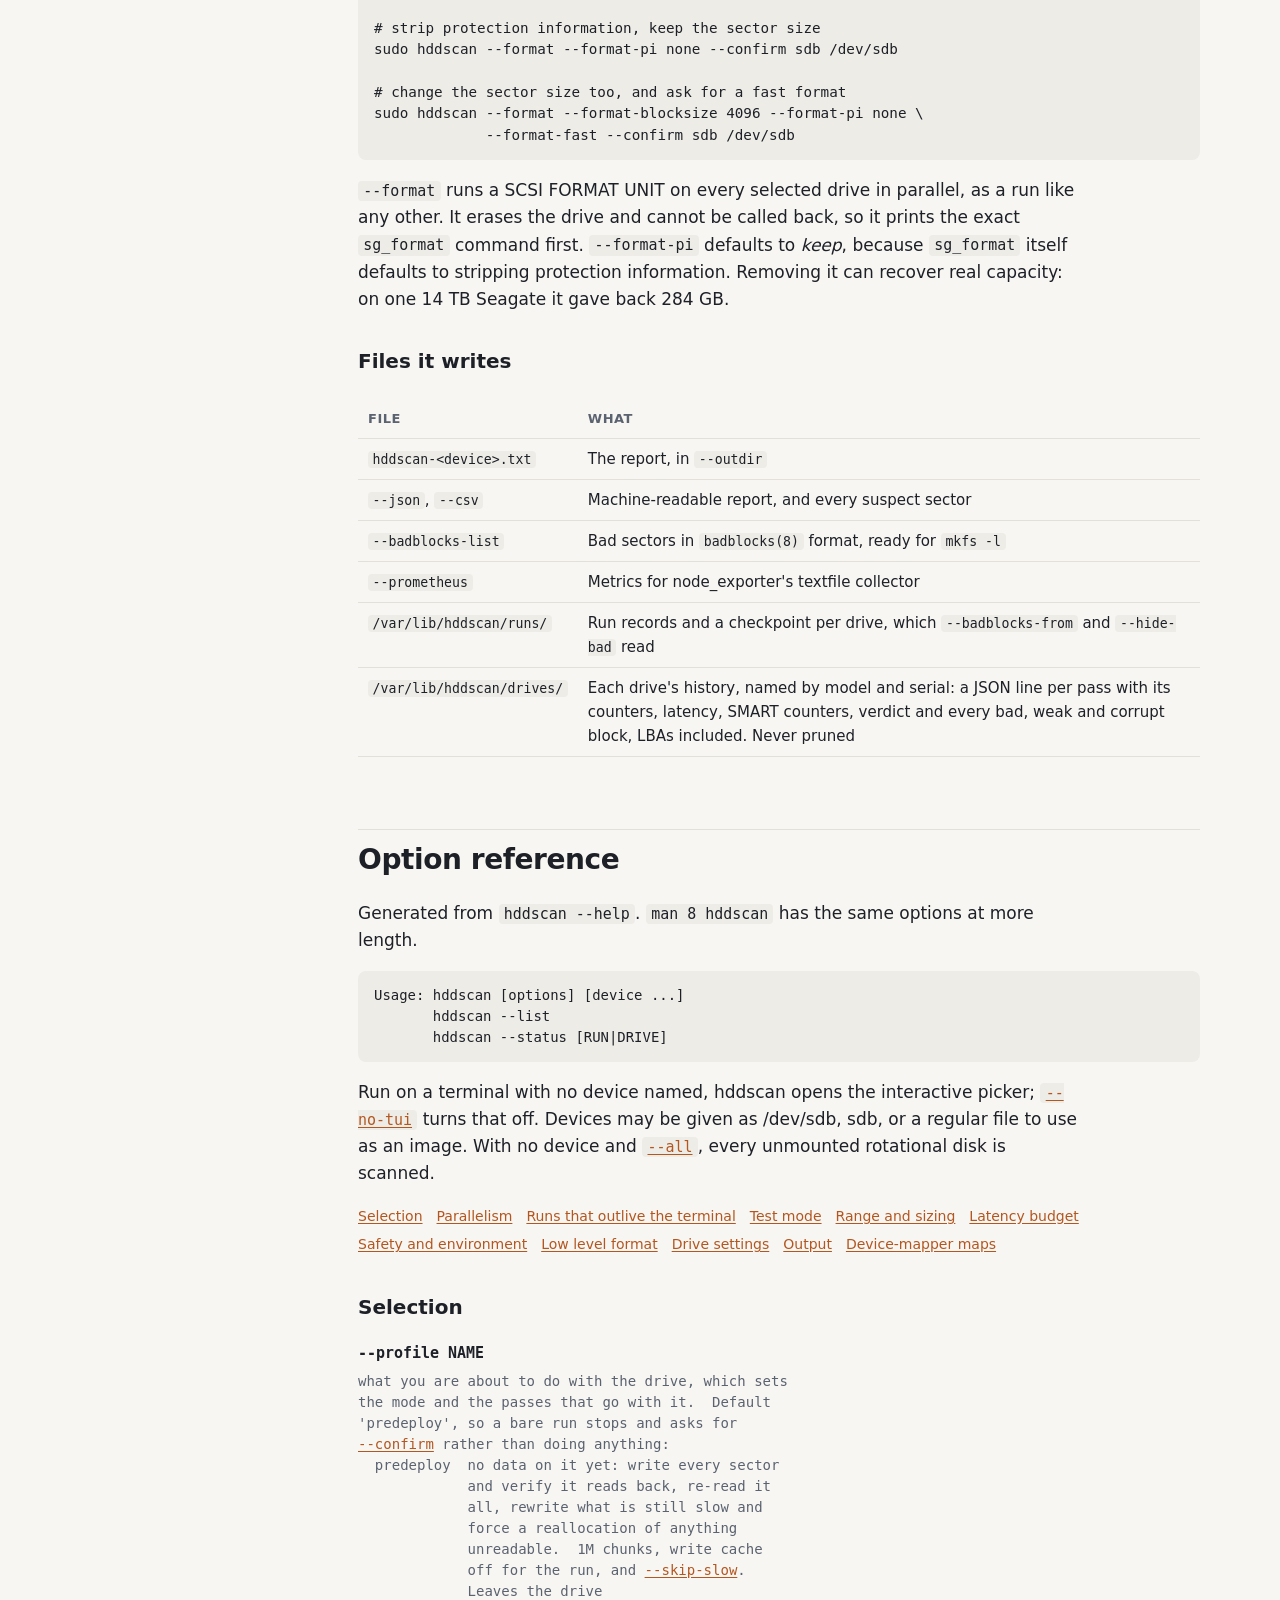
<file: docs/guide.html>
<!doctype html>
<html lang="en">
<head>
<meta charset="utf-8">
<meta name="viewport" content="width=device-width, initial-scale=1">
<title>hddscan guide</title>
<meta name="description" content="How to use hddscan: the interactive form, the dashboard, the summary and its reports, and every command-line option.">
<link rel="stylesheet" href="style.css">
<link rel="icon" href="data:image/svg+xml,%3Csvg xmlns='http://www.w3.org/2000/svg' viewBox='0 0 32 32'%3E%3Crect width='32' height='32' rx='7' fill='%231b1f27'/%3E%3Ccircle cx='16' cy='16' r='10' fill='none' stroke='%23e8924f' stroke-width='3'/%3E%3Ccircle cx='16' cy='16' r='2.5' fill='%23e8924f'/%3E%3C/svg%3E">
</head>
<body>

<header class="top">
	<div class="wrap">
		<a class="brand" href="./">hdd<span>scan</span></a>
		<nav>
			<a href="guide.html" aria-current="page">Guide</a>
			<a href="#options">Options</a>
			<a href="https://github.com/IntelliStream-DataHub/hddscan">GitHub</a>
		</nav>
	</div>
</header>

<div class="wrap guide">
<aside class="toc" aria-label="Contents">
	<p>Contents</p>
	<ul>
		<li><a href="#install">Install</a></li>
		<li><a href="#concepts">Concepts</a>
			<ul>
				<li><a href="#profiles">Profiles</a></li>
				<li><a href="#verdicts">Verdicts</a></li>
			</ul>
		</li>
		<li><a href="#tui">The terminal UI</a>
			<ul>
				<li><a href="#form">The form</a></li>
				<li><a href="#dashboard">The dashboard</a></li>
				<li><a href="#runs">Runs</a></li>
				<li><a href="#summary">The summary</a></li>
				<li><a href="#keys">Keys</a></li>
			</ul>
		</li>
		<li><a href="#cli">The command line</a>
			<ul>
				<li><a href="#recipes">Common tasks</a></li>
				<li><a href="#runs-cli">Watching runs</a></li>
				<li><a href="#reports">Reading a report</a></li>
				<li><a href="#hide">Hiding bad blocks</a></li>
				<li><a href="#settings">Drive settings</a></li>
				<li><a href="#format">Low level format</a></li>
				<li><a href="#files">Files it writes</a></li>
			</ul>
		</li>
		<li><a href="#options">Option reference</a></li>
	</ul>
</aside>

<article class="doc">
<h1>hddscan guide</h1>
<p>hddscan finds sectors on a rotating disk that return data too slowly or not
at all. You can drive it from an interactive form or entirely from the command
line; both do the same things with the same defaults, so a report from one can
be compared with a report from the other.</p>

<h2 id="install">Install</h2>
<pre><code>git clone https://github.com/IntelliStream-DataHub/hddscan
cd hddscan
make                # dynamic build; needs glibc 2.38 or newer where it runs
make static         # no glibc floor: one file for a rescue system
sudo make install   # /usr/local/sbin/hddscan, the man page, and a dm-badblocks link</code></pre>
<p>Or take a static binary from
<a href="https://github.com/IntelliStream-DataHub/hddscan/releases">Releases</a>,
built and tested on x86_64 and aarch64. It is one file with no glibc version
floor, so it also runs from a rescue system:</p>
<pre><code>tar xzf hddscan-1.1-linux-x86_64.tar.gz
sudo install hddscan-1.1-linux-x86_64/hddscan /usr/local/sbin/</code></pre>
<p>It needs nothing beyond libc. It uses these tools when they are installed
and does without them otherwise; <code>hddscan --check-deps</code> says which
are missing and prints the <code>dnf</code> or <code>apt</code> line that
installs them.</p>
<div class="table-wrap"><table>
	<thead><tr><th>Tool</th><th>What it adds</th></tr></thead>
	<tbody>
		<tr><td><code>smartctl</code></td><td>SMART counters before and after the scan, and on SAS the error counter and self-test logs</td></tr>
		<tr><td><code>sdparm</code></td><td>SAS drive settings: look-ahead, caches, auto-reallocation, background scan</td></tr>
		<tr><td><code>hdparm</code></td><td>the same for ATA drives, where they exist</td></tr>
		<tr><td><code>sg3_utils</code></td><td>low level format, and forcing a reallocation</td></tr>
		<tr><td><code>dmsetup</code></td><td>loading a bad-block map as a device</td></tr>
	</tbody>
</table></div>
<p>Reading a drive needs root. Everything else (reports, run records, the maps
on image files) does not.</p>

<h2 id="concepts">Concepts</h2>

<h3 id="profiles">Profiles</h3>
<p>The first question is what you are about to do with the drive, because that
decides how it should be tested. A profile sets the mode and the passes that
go with it; any flag you give explicitly overrides it.</p>
<div class="table-wrap"><table>
	<thead><tr><th>Profile</th><th>Mode</th><th>For</th></tr></thead>
	<tbody>
		<tr><td><b>predeploy</b> (default)</td><td>write</td><td>No data on it yet. Writes every sector, verifies it reads back, forces a reallocation of anything that still will not read, re-reads the whole device, and leaves a SAS drive configured for service.</td></tr>
		<tr><td><b>inservice</b></td><td>read</td><td>It holds data you want to keep. Never writes anything.</td></tr>
		<tr><td><b>survey</b></td><td>read, sampled</td><td>Quick triage of a shelf: reads one chunk in 64.</td></tr>
		<tr><td><b>decay</b></td><td>check</td><td>Weeks after a predeploy run: has the written pattern rotted?</td></tr>
		<tr><td><b>prepbackup</b></td><td>write</td><td>A backup drive, empty, that may be slower than production allows. Fills it in one sequential write, reads it all back and verifies it, condemns any 4 MiB chunk written or read under 20 MiB/s, and cuts out what was condemned or damaged with device-mapper, 5% held back as spares, unless more than half the drive would go. The map is then filled and verified too, its damage moved to spares after each test, up to three tests. Saves nothing on the drive. A map already holding backups is <b>scrubbed</b> instead (<code>--scrub</code>, or <b>Scrub a map</b> in the form): read, never written, with what reads slowly moved into its spares and copied there first.</td></tr>
	</tbody>
</table></div>
<div class="callout"><p>The default writes, because a surface test is
normally run before a drive goes into service, and a read-only pass cannot tell
you whether a sector will accept a write. So a bare
<code>hddscan /dev/sdb</code> stops and asks for <code>--confirm</code>
instead of doing anything: an error, never data loss.</p></div>

<h3 id="verdicts">Verdicts and sectors</h3>
<p>Every sector that does not simply come back is one of three things:</p>
<div class="table-wrap"><table>
	<thead><tr><th>Sector</th><th>Meaning</th></tr></thead>
	<tbody>
		<tr><td><b>weak</b></td><td>Over its latency budget, or readable only on a retry. The drive is still returning the data, by grinding for it. Every sector of a region <code>--skip-slow</code> condemned for reading too slowly as a whole counts as weak too.</td></tr>
		<tr><td><b>unreadable</b></td><td>Every attempt failed.</td></tr>
		<tr><td><b>corrupt</b></td><td>It read back, but not what was written: silent corruption, found by the write and check modes.</td></tr>
	</tbody>
</table></div>
<p>Each drive then gets a verdict, which is also the exit status:
<span class="verdict v-ok">HEALTHY</span> (0),
<span class="verdict v-warn">SUSPECT</span> (1) or
<span class="verdict v-bad">FAILING</span> (2); 130 means the scan was
interrupted. Every report also carries a <b>Coverage</b> line. A verdict of
HEALTHY over 3% of a drive is not a healthy drive, and the report will not let
that difference get lost.</p>

<h2 id="tui">The terminal UI</h2>
<p>Run <code>sudo hddscan</code> on a terminal with no device named and it
opens the form. If work is already running on the machine, it shows that
first.</p>

<h3 id="form">The form</h3>
<p>The form is three screens in a row. <kbd>Enter</kbd> moves on and
<kbd>Esc</kbd> steps back, with everything you set kept as you left it:</p>
<ol>
	<li><b>The drives.</b> Which drives to act on.</li>
	<li><b>The action.</b> Scan, change drive settings, or low level format.
	Press <kbd>1</kbd>, <kbd>2</kbd> or <kbd>3</kbd>, or move and press
	<kbd>Enter</kbd>.</li>
	<li><b>That action's options.</b> Only the fields that mean something for
	the action are shown.</li>
</ol>

<figure class="shot">
	<img src="img/tui-drives.svg" width="635" height="257" loading="lazy"
	     alt="The first screen: four drives, all selected, and the keys that pick them.">
</figure>
<figcaption>Screen 1, the drives. The drives here are image files, which is
why they read <i>regular file (image)</i>.</figcaption>
<p><kbd>Space</kbd> picks one, <kbd>a</kbd> picks every free hard disk, and
<kbd>g</kbd> picks every free disk on the same controller as the one under
the cursor, which is one keystroke per shelf. Drives that are mounted, in use
or already in a run are shown but cannot be picked.</p>

<figure class="shot">
	<img src="img/tui-action.svg" width="685" height="275" loading="lazy"
	     alt="The second screen: Scan, Settings and Low level format, each with a line saying what it does.">
</figure>
<figcaption>Screen 2, the action.</figcaption>

<figure class="shot">
	<img src="img/tui-form.svg" width="854" height="545" loading="lazy"
	     alt="The third screen for a scan: the settings in two groups (how to test and drive settings), the predeploy profile's description, and a line saying the selected mode writes to the drive and saves drive settings.">
</figure>
<figcaption>Screen 3, a scan's options, with the predeploy profile.</figcaption>
<p>A scan's options are in two groups, because they answer different
questions:</p>
<ul>
	<li><b>How to test</b>: profile, mode, chunk size, scan order. Changing the
	profile resets the rest to what that profile means.</li>
	<li><b>Drive settings</b>: look-ahead, caches, auto-reallocation,
	recovery limit, background scan. These change the drive itself and are put
	back when the run ends, unless <b>Save to drive</b> or the profile says
	otherwise.</li>
</ul>
<p><b>Settings</b> is the drive settings alone, applied without a scan, and
<b>Low level format</b> is sector size, protection information and fast
format. Neither shows the scan's fields, and the settings a profile saves are
not carried into Settings.</p>
<p>Press <kbd>s</kbd> to start. Anything that writes, saves a setting or erases
the drive asks again, and needs <kbd>y</kbd>.</p>

<h3 id="dashboard">The dashboard</h3>
<figure class="shot">
	<img src="img/tui-dashboard.svg" width="879" height="599" loading="lazy"
	     alt="The dashboard's table: each drive's percentage, read rate, bad and weak sector counts and ETA, with a second row of latencies; finished drives show their verdict.">
</figure>
<figcaption>A 24-drive write test, 83 hours in. Each drive has two rows: what
it is doing, then how it is behaving. A terminal wide enough for both puts
them side by side on one, and a wider one adds the model and a bar per drive. Screenshots of runs come from a demo
record store, not a real shelf.</figcaption>
<p>Rate, ETA and latency are measured over the last 30 seconds, so a drive
that has just walked into a bad patch shows it now rather than hours later.
Latency is in milliseconds, yellow over 50 and red over 100; a drive that has
spent the whole window drilling into one slow chunk shows its single-sector
reads instead, marked <code>sector</code>. Bad and weak counts turn red and
yellow once they are not zero. Drives needing attention sort to the top. A shelf is more drives than a screen
holds, so the table pages with <kbd>&lt;</kbd> <kbd>&gt;</kbd>, and
<kbd>g</kbd> swaps it for an overview with one line per drive:</p>
<figure class="shot">
	<img src="img/tui-overview.svg" width="778" height="599" loading="lazy"
	     alt="The overview: 24 drives, three to a line, each with a percentage and a progress bar.">
</figure>
<p>The dashboard is only a viewer. <kbd>q</kbd> quits and leaves the run going;
<kbd>x</kbd> then <kbd>y</kbd> stops it, and so do <kbd>Ctrl-C</kbd> or
<kbd>Esc</kbd>, immediately. A stopped drive still writes its report, with a
Coverage line saying how far it got.</p>

<h3 id="runs">Runs</h3>
<figure class="shot">
	<img src="img/tui-runs.svg" width="753" height="311" loading="lazy"
	     alt="The list of runs: a 30-drive format and a 24-drive write test in progress, and a finished 24-drive write test.">
</figure>
<p>A scan or a format is a <b>run</b>, owned by a supervisor process of its
own rather than by the terminal that started it. Close the window or lose the
ssh session and it carries on; start hddscan again and this list is the first
thing you see. <kbd>Enter</kbd> opens a run, <kbd>x</kbd> stops one,
<kbd>f</kbd> forgets a finished one. A drive already in a live run is refused
by any other, since two runs on one spindle would time each other's seeks.</p>

<h3 id="summary">The summary</h3>
<figure class="shot">
	<img src="img/tui-summary.svg" width="871" height="635" loading="lazy"
	     alt="The summary of a finished 24-drive run: 21 healthy, 2 suspect, 1 failing, a row per drive with its verdict and report path, and a footer offering h hide bad blocks.">
</figure>
<p>A scan can run for days, so its result does not scroll away when the last
drive finishes: the summary holds every verdict until you press a key.
<kbd>n</kbd> starts another test and <kbd>q</kbd> quits. For a drive whose
scan covered the whole drive and found damage, <kbd>h</kbd> hides it behind a
device-mapper device (<a href="#hide">see below</a>). <kbd>↑</kbd>
<kbd>↓</kbd> choose the drive, marked with <code>&gt;</code>, and
<kbd>y</kbd> confirms:</p>
<figure class="shot">
	<img src="img/tui-hide-confirm.svg" width="761" height="635" loading="lazy"
	     alt="The same summary with its bottom line asking: press y to hide the damage on sdg; whatever is on it becomes unreachable.">
</figure>

<h3 id="keys">Keys</h3>
<div class="table-wrap"><table>
	<thead><tr><th>Screen</th><th>Keys</th></tr></thead>
	<tbody>
		<tr><td>Form</td><td><kbd>↑</kbd><kbd>↓</kbd> move · <kbd>Space</kbd> pick a drive · <kbd>a</kbd> all free · <kbd>g</kbd> this controller · <kbd>n</kbd> none · <kbd>←</kbd><kbd>→</kbd> change a value · <kbd>Tab</kbd> to the settings · <kbd>s</kbd> start · <kbd>r</kbd> runs · <kbd>q</kbd> quit</td></tr>
		<tr><td>Dashboard</td><td><kbd>&lt;</kbd><kbd>&gt;</kbd> or <kbd>←</kbd><kbd>→</kbd> pages · <kbd>g</kbd> table / overview · <kbd>r</kbd> runs · <kbd>n</kbd> new test · <kbd>x</kbd> stop · <kbd>q</kbd> quit, the run keeps going</td></tr>
		<tr><td>Runs</td><td><kbd>↑</kbd><kbd>↓</kbd> choose · <kbd>Enter</kbd> open · <kbd>x</kbd> stop · <kbd>f</kbd> forget · <kbd>n</kbd> new test · <kbd>q</kbd> quit</td></tr>
		<tr><td>Summary</td><td><kbd>↑</kbd><kbd>↓</kbd> choose a drive · <kbd>h</kbd> hide its bad blocks · <kbd>&lt;</kbd><kbd>&gt;</kbd> pages · <kbd>n</kbd> new test · <kbd>r</kbd> runs · <kbd>q</kbd> quit</td></tr>
	</tbody>
</table></div>

<h2 id="cli">The command line</h2>
<p>Name a device and hddscan runs without the form. Devices can be given as
<code>/dev/sdb</code>, <code>sdb</code>, or a regular file to use as an
image.</p>

<h3 id="recipes">Common tasks</h3>
<pre><code># a drive with data on it: read-only, never writes
sudo hddscan --profile inservice /dev/sdb

# a drive going into service: writes every sector, verifies, re-reads
sudo hddscan --confirm sdb /dev/sdb

# quick triage of every free disk on the machine
sudo hddscan --profile survey --all

# weeks later, on a drive an earlier predeploy run wrote
sudo hddscan --profile decay /dev/sdb

# give a drive its best chance: write, rewrite what is still slow,
# force a reallocation of anything unreadable, then re-read the lot
sudo hddscan --confirm sdb --recovery-time 300 /dev/sdb

# a shelf, in the background
sudo hddscan --confirm sdb --detach /dev/sd{b..z}</code></pre>
<p><code>--confirm</code> takes the device name as given, or the drive's
serial. A full pass over a healthy 14 TB drive takes about a day, and
predeploy makes two. On a drive that is already sick, two
flags matter more than they look: <code>--recovery-time 300</code> stops the
drive grinding a second on each bad sector, and <code>--retries 3</code> stops
the tool grinding twenty attempts on each.</p>

<h3 id="runs-cli">Watching runs</h3>
<figure class="shot">
	<img src="img/cli-status.svg" width="1166" height="473" loading="lazy"
	     alt="hddscan --status listing three runs, then the drives of one 30-drive format with each drive's progress.">
</figure>
<pre><code>sudo hddscan --status                  # every run on this machine
sudo hddscan --status sdq              # the run a given drive is in
sudo hddscan --status-json             # the same, for a script
sudo hddscan --attach 20260912-080512  # open the dashboard on one
sudo hddscan --stop 20260912-080512    # stop it; partial reports are still written
sudo hddscan --forget 20260912-080512  # drop a finished run's records</code></pre>
<p>Records live in <code>/var/lib/hddscan</code> as root and
<code>~/.local/state/hddscan</code> otherwise, as plain key-and-value text.</p>

<h3 id="reports">Reading a report</h3>
<p>Every drive gets a text report: the drive, the profile and mode, the
Coverage line, latency percentiles and distributions, a surface map, the
counters, and every suspect sector with how many tries it took. It ends with
the verdict and what to do next.</p>
<figure class="shot">
	<img src="img/cli-report.svg" width="761" height="1031" loading="lazy"
	     alt="The end of a report: the counters, one corrupt sector, VERDICT FAILING, and a section called Using this drive anyway with the commands to build a bad-block list, make an ext4 filesystem around it, or hide the damage with device-mapper.">
</figure>
<figcaption>The end of a report on an image file with one injected corrupt
sector, so its timings are a file's, not a platter's.</figcaption>
<p>A report never contradicts itself. Two numbers describing the same thing
are computed the same way, and blocks the scan could not test (for example on
a drive formatted with protection information and never written since) are
listed as not covered rather than counted as either good or bad.</p>

<h3 id="hide">Hiding bad blocks</h3>
<p>A drive with a few hundred bad sectors can still be a good backup target,
as long as we make the bad/weak sectors inaccessible. There are two ways to
arrange that:</p>
<ul>
	<li><b>ext2/3/4</b> can take a list of bad blocks when the filesystem is
	made. The report prints the commands, with the numbers filled in.</li>
	<li><b>Any filesystem</b>, ZFS included: hddscan writes a map of the damage
	onto the drive and loads it with device-mapper, so the filesystem sees a
	slightly smaller device with none of the known damage in it. No kernel
	module.</li>
</ul>
<pre><code>sudo hddscan --profile inservice /dev/sdc          # a whole-drive scan
sudo hddscan --hide-bad --confirm sdc /dev/sdc     # map it: /dev/mapper/bb-&lt;serial&gt;
sudo zpool create -o ashift=12 -O compression=zstd backup /dev/mapper/bb-&lt;serial&gt;</code></pre>
<p>The damage is only ever taken from a scan that covered the whole drive and
finished. A list from a sampled or interrupted scan would hide the damage it
happened to look at and leave the rest in the middle of the new device. The
drive is found by serial, since <code>sdc</code> may be <code>sdd</code> after
a reboot.</p>
<p>A drive going into service can have it done as part of its predeploy run:
<code>--hide-and-rescan</code>, or <b>If damage is found → hide it</b> on the
form. If the write pass finds damage, bad, weak or skipped, the second pass is
a write and verify of the device with that damage cut out, run as a job of its
own with its own row on the dashboard, instead of a re-read of the raw drive. A
drive with no damage is re-read as usual.</p>
<figure class="shot">
	<img src="img/cli-dm.svg" width="862" height="473" loading="lazy"
	     alt="hddscan dm create on a 12.7 TiB image with four bad extents skipped and 13,348 spares; a later remap moving one extent to the nearest spare; the status afterwards; the first lines of the device-mapper table.">
</figure>
<p>The map keeps the drive in its original order and steps over the damage
known when it was made. Damage found later is moved to the nearest of the
spare extents held back for it, 0.1% of the drive spread across the platter,
so a moved extent costs a short seek. Two copies of the map, with checksums,
live at the start and end of the drive. <code>hddscan dm</code> manages it
directly, and is also installed as <code>dm-badblocks</code>:</p>
<pre><code>sudo hddscan dm status /dev/sdc
sudo hddscan dm remap /dev/sdc --bad new.bb --block-size 512    # sectors from the kernel log
sudo hddscan dm activate-all                                    # what runs at boot</code></pre>
<p><code>contrib/dm-badblocks.service</code> activates every mapped drive at
boot, before local filesystems and ZFS imports. On a single disk, ZFS can
repair a bad block only if it has a second copy, so set <code>copies=2</code>
on the datasets that matter.</p>
<div class="callout"><p>Not yet run on real hardware: loading a map with
device-mapper, remapping on a live device, and the boot unit. The map itself
and data surviving a remap are tested on image files.</p></div>

<h3 id="settings">Drive settings</h3>
<p>hddscan can change how a drive behaves, through <code>sdparm</code> or
<code>hdparm</code>. Settings a scan needs are put back when the run ends,
on <code>Ctrl-C</code> and on error; settings meant to last are saved on the
drive and announced with the command that undoes each one.</p>
<ul>
	<li>For the scan: the drive's look-ahead is turned off, so a prefetch cannot
	mask a marginal sector, and so is its read cache.</li>
	<li>Predeploy also turns the write cache off for the run, so the
	write pass times the platter rather than the drive's memory.</li>
	<li>Predeploy saves <code>--fix-config</code> (auto-reallocation
	on for reads and writes, read cache on) and the drive's own background
	scan, weekly. <code>--no-fix-config</code> and <code>--bms keep</code> opt
	out. None of it applies if you override the mode.</li>
	<li><code>--persist</code> saves the settings you named explicitly, never a
	default. <code>--apply-settings</code> applies them without a scan.</li>
</ul>

<h3 id="format">Low level format</h3>
<pre><code># see exactly what it would run
sudo hddscan --format --format-pi none --confirm sdb --dry-run /dev/sdb

# strip protection information, keep the sector size
sudo hddscan --format --format-pi none --confirm sdb /dev/sdb

# change the sector size too, and ask for a fast format
sudo hddscan --format --format-blocksize 4096 --format-pi none \
             --format-fast --confirm sdb /dev/sdb</code></pre>
<p><code>--format</code> runs a SCSI FORMAT UNIT on every selected drive in
parallel, as a run like any other. It erases the drive and cannot be called
back, so it prints the exact <code>sg_format</code> command first.
<code>--format-pi</code> defaults to <i>keep</i>, because
<code>sg_format</code> itself defaults to stripping protection information.
Removing it can recover real capacity: on one 14 TB Seagate it gave back
284 GB.</p>

<h3 id="files">Files it writes</h3>
<div class="table-wrap"><table>
	<thead><tr><th>File</th><th>What</th></tr></thead>
	<tbody>
		<tr><td><code>hddscan-&lt;device&gt;.txt</code></td><td>The report, in <code>--outdir</code></td></tr>
		<tr><td><code>--json</code>, <code>--csv</code></td><td>Machine-readable report, and every suspect sector</td></tr>
		<tr><td><code>--badblocks-list</code></td><td>Bad sectors in <code>badblocks(8)</code> format, ready for <code>mkfs -l</code></td></tr>
		<tr><td><code>--prometheus</code></td><td>Metrics for node_exporter's textfile collector</td></tr>
		<tr><td><code>/var/lib/hddscan/runs/</code></td><td>Run records and a checkpoint per drive, which <code>--badblocks-from</code> and <code>--hide-bad</code> read</td></tr>
		<tr><td><code>/var/lib/hddscan/drives/</code></td><td>Each drive's history, named by model and serial: a JSON line per pass with its counters, latency, SMART counters, verdict and every bad, weak and corrupt block, LBAs included. Never pruned</td></tr>
	</tbody>
</table></div>

<h2 id="options">Option reference</h2>
<p>Generated from <code>hddscan --help</code>. <code>man 8 hddscan</code> has
the same options at more length.</p>
<!-- BEGIN OPTIONS: generated by tools/options.py from hddscan --help; do not edit -->
<pre class="usage">Usage: hddscan [options] [device ...]
       hddscan --list
       hddscan --status [RUN|DRIVE]</pre>
<p>Run on a terminal with no device named, hddscan opens the interactive picker; <a href="#opt-no-tui"><code>--no-tui</code></a> turns that off.  Devices may be given as /dev/sdb, sdb, or a regular file to use as an image.  With no device and <a href="#opt-all"><code>--all</code></a>, every unmounted rotational disk is scanned.</p>
<nav class="optnav" aria-label="Option groups"><ul>
<li><a href="#g-selection">Selection</a></li>
<li><a href="#g-parallelism">Parallelism</a></li>
<li><a href="#g-runs-that-outlive-the-terminal">Runs that outlive the terminal</a></li>
<li><a href="#g-test-mode">Test mode</a></li>
<li><a href="#g-range-and-sizing">Range and sizing</a></li>
<li><a href="#g-latency-budget">Latency budget</a></li>
<li><a href="#g-safety-and-environment">Safety and environment</a></li>
<li><a href="#g-low-level-format">Low level format</a></li>
<li><a href="#g-drive-settings">Drive settings</a></li>
<li><a href="#g-output">Output</a></li>
<li><a href="#g-device-mapper-maps-hddscan-dm-command-also-installed-as-dm-badblocks">Device-mapper maps</a></li>
</ul></nav>
<section class="optgroup" id="g-selection">
<h3>Selection</h3>
<dl class="opts">
<dt id="opt-profile"><code>--profile NAME</code></dt>
<dd><pre class="optpre">what you are about to do with the drive, which sets
the mode and the passes that go with it.  Default
&#x27;predeploy&#x27;, so a bare run stops and asks for
<a href="#opt-confirm"><code>--confirm</code></a> rather than doing anything:
  predeploy  no data on it yet: write every sector
             and verify it reads back, re-read it
             all, rewrite what is still slow and
             force a reallocation of anything
             unreadable.  1M chunks, write cache
             off for the run, and <a href="#opt-skip-slow"><code>--skip-slow</code></a>.
             Leaves the drive
             configured for service:
             <a href="#opt-fix-config"><code>--fix-config</code></a> and <a href="#opt-bms"><code>--bms</code></a> on, weekly,
             SAVED on SAS drives
  inservice  it holds data you want to keep: never
             writes anything
  survey     quick triage of a shelf: samples the
             surface, read only
  decay      weeks after predeploy: has it rotted?
  prepbackup a backup drive, empty: fill it with the
             pattern in one sequential write, then
             read it all back and verify it.  4M
             chunks; one written or read under
             20 MiB/s is condemned whole
             (<a href="#opt-slow-rate"><code>--slow-rate</code></a> 20), <a href="#opt-skip-slow"><code>--skip-slow</code></a>, and
             <a href="#opt-hide-and-rescan"><code>--hide-and-rescan</code></a> with <a href="#opt-hide-max"><code>--hide-max</code></a> 50
             and <a href="#opt-hide-reserve"><code>--hide-reserve</code></a> 5.  The map is
             tested up to 3 times, its damage
             moved to spares after each.  Write
             cache off for the run; saves nothing
             on the drive
Any explicit flag overrides what the profile set,
whichever order they appear in.  The drive
settings a profile carries apply only in its own
mode: <a href="#opt-mode"><code>--mode</code></a> read on predeploy saves nothing</pre></dd>
<dt id="opt-tui"><code>-i, --tui</code></dt>
<dd>interactive terminal UI: pick drives, choose scan, settings or format, set that action&#x27;s options, then watch a live dashboard while it runs. A summary holds the verdicts when the scan finishes; from there n starts another test and q quits. Implied when nothing to scan was named and stdin and stdout are a terminal; pass it to get the form even with devices named, which arrive pre-selected</dd>
<dt id="opt-no-tui"><code>--no-tui</code></dt>
<dd>never open the UI, whatever the terminal looks like</dd>
<dt id="opt-check-deps"><code>--check-deps</code></dt>
<dd>list the optional tools hddscan can use, whether each is installed, and the dnf/apt line that installs what is missing, then exit</dd>
<dt id="opt-list"><code>--list</code></dt>
<dd>show detected drives, their health-relevant facts and whether they are safe to test, then exit</dd>
<dt id="opt-all"><code>--all</code></dt>
<dd>scan every detected rotational, unmounted disk</dd>
<dt id="opt-include-ssd"><code>--include-ssd</code></dt>
<dd>allow non-rotational devices (thresholds will be off)</dd>
<dt id="opt-include-remote"><code>--include-remote</code></dt>
<dd>allow iSCSI/virtio/FC/Hyper-V disks.  These report themselves as rotational but you would be measuring a network and someone else&#x27;s cache, not a platter</dd>
</dl></section>
<section class="optgroup" id="g-parallelism">
<h3>Parallelism</h3>
<dl class="opts">
<dt><code>Several drives are always scanned at the same time, one worker process per</code></dt>
<dd></dd>
<dt><code>drive, because separate spindles are genuinely independent.</code></dt>
<dd>Work is never</dd>
<dt><code>parallelised inside a single drive: a second outstanding request makes the</code></dt>
<dd></dd>
<dt><code>head seek away and you would be timing the queue, not the platter.</code></dt>
<dd></dd>
<dt id="opt-max-parallel"><code>--max-parallel N</code></dt>
<dd>cap concurrent drives.  Useful when the HBA, expander or PSU cannot feed every drive at full speed, which would otherwise show up as inflated latency</dd>
<dt id="opt-sequential"><code>--sequential</code></dt>
<dd>one drive at a time, full report straight to stdout</dd>
</dl></section>
<section class="optgroup" id="g-runs-that-outlive-the-terminal">
<h3>Runs that outlive the terminal</h3>
<dl class="opts">
<dt><code>A scan or a format is a run: it belongs to a supervisor process of its own,</code></dt>
<dd></dd>
<dt><code>not to the window that started it, and every drive in it keeps a small</code></dt>
<dd></dd>
<dt><code>record of where it has got to.</code></dt>
<dd>Quit, close the terminal or lose the ssh</dd>
<dt><code>session and the work carries on; come back with --status or --attach.</code></dt>
<dd></dd>
<dt><code>Records live under /var/lib/hddscan as root, otherwise under</code></dt>
<dd></dd>
<dt><code>~/.local/state/hddscan.</code></dt>
<dd>On the dashboard, q leaves the run going, d goes</dd>
<dt><code>back to the list of runs and x stops it.</code></dt>
<dd></dd>
<dt id="opt-detach"><code>--detach</code></dt>
<dd>start the run and return to the shell, printing its id.  Nothing is watched and nothing is waited for</dd>
<dt id="opt-status"><code>--status [RUN|DRIVE]</code></dt>
<dd>what every run on this machine is doing, as text. With a run id (or a prefix of one, or the name of a drive in it), the drives in that one run</dd>
<dt id="opt-status-json"><code>--status-json [RUN|DRIVE]</code></dt>
<dd>the same thing as JSON, for a script</dd>
<dt id="opt-attach"><code>--attach [RUN|DRIVE]</code></dt>
<dd>open the dashboard on a run already going.  With no argument, the list of runs to choose from</dd>
<dt id="opt-stop"><code>--stop RUN|all</code></dt>
<dd>ask a run to stop.  Each drive still writes the report for the part of it that was covered</dd>
<dt id="opt-forget"><code>--forget RUN|finished</code></dt>
<dd>drop the records of a finished run.  Never touches a live one, and never touches the reports themselves</dd>
<dt id="opt-state-dir"><code>--state-dir DIR</code></dt>
<dd>keep run records here instead of the default (HDDSCAN_STATE_DIR does the same thing)</dd>
</dl></section>
<section class="optgroup" id="g-test-mode">
<h3>Test mode</h3>
<dl class="opts">
<dt id="opt-mode"><code>--mode read</code></dt>
<dd>read-only surface scan, never writes (the mode of <a href="#opt-profile"><code>--profile</code></a> inservice; the default profile writes)</dd>
<dt><code>--mode verify</code></dt>
<dd>non-destructive write test: save sector, write pattern, read back, restore.  DATA LOSS ON POWER CUT</dd>
<dt><code>--mode write</code></dt>
<dd>destructive: overwrite everything with a pattern and verify it reads back correctly</dd>
<dt><code>--mode check</code></dt>
<dd>read-only re-verify of a pattern an earlier <a href="#opt-mode"><code>--mode</code></a> write run left behind.  Run it days or weeks later to catch sectors that lost their charge</dd>
<dt id="opt-confirm"><code>--confirm STRING</code></dt>
<dd>required for verify/write; must equal the device name (e.g. sdb) or its serial number</dd>
<dt id="opt-second-pass"><code>--second-pass</code></dt>
<dd>after <a href="#opt-mode"><code>--mode</code></a> write, re-read the whole device and re-verify the pattern (catches slow data decay)</dd>
<dt id="opt-skip-slow"><code>--skip-slow</code></dt>
<dd>when a region is too slow to scan -- most chunks over the last 64 MiB missed their budget, or the scan there, drill-downs and retries included, ran under the <a href="#opt-min-rate"><code>--min-rate</code></a> floor -- stop reading: probe 1 GiB on, doubling to 64 GiB, until one is fast, bisect back to the edge, carry on there.  A chunk whose drill-down costs over 10 s per 256 sectors in it (never under 10 s) is condemned whole. What was jumped over is condemned unread; the report says so and <a href="#opt-hide-bad"><code>--hide-bad</code></a> cuts it out. Sequential or reverse order only.  On under predeploy, and dropped there without comment where the order cannot walk</dd>
<dt id="opt-no-skip-slow"><code>--no-skip-slow</code></dt>
<dd>read every region, however slow, under predeploy too</dd>
<dt id="opt-fill-first"><code>--fill-first</code></dt>
<dd>with <a href="#opt-mode"><code>--mode</code></a> write: write the pattern over the whole device first, in one sequential pass that reads nothing, flush it, then read everything back and verify it.  Faster than reading each chunk back as it is written, and proves what the platter kept rather than what it held a moment ago.  On under prepbackup</dd>
<dt id="opt-no-fill-first"><code>--no-fill-first</code></dt>
<dd>read each chunk back as it is written, under prepbackup too</dd>
<dt id="opt-rewrite-weak"><code>--rewrite-weak</code></dt>
<dd>rewrite readable-but-slow sectors in place to make the drive refresh or remap them (needs verify/write, or read mode plus this flag for read-modify-write)</dd>
<dt id="opt-force-remap"><code>--force-remap</code></dt>
<dd>overwrite UNREADABLE sectors to force a reallocation, with zeros, or the pattern in write mode, and on SAS ask the drive to reassign them.  Destroys the contents of those sectors.  On under predeploy</dd>
</dl></section>
<section class="optgroup" id="g-range-and-sizing">
<h3>Range and sizing</h3>
<dl class="opts">
<dt id="opt-start"><code>--start SIZE</code></dt>
<dd>first byte to test (default 0)</dd>
<dt id="opt-end"><code>--end SIZE</code></dt>
<dd>last byte to test (default end of device)</dd>
<dt id="opt-chunk"><code>--chunk SIZE</code></dt>
<dd>bulk read size, default 128K, 1M under predeploy</dd>
<dt id="opt-block"><code>--block SIZE</code></dt>
<dd>drill-down granularity, default 4K</dd>
<dt id="opt-sample"><code>--sample N</code></dt>
<dd>only test every Nth chunk (fast surface survey)</dd>
<dt id="opt-order"><code>--order ORDER</code></dt>
<dd>sequential (default), reverse, or random.  Sequential reads at full streaming speed, but the drive is prefetching ahead of you, so a merely marginal sector can be served from its buffer and look healthy. random defeats that entirely and is far slower; combine it with <a href="#opt-sample"><code>--sample</code></a> for a thorough spot check</dd>
<dt id="opt-max-time"><code>--max-time SECONDS</code></dt>
<dd>stop after this long and report what was covered</dd>
<dt id="opt-max-errors"><code>--max-errors N</code></dt>
<dd>stop after N hard I/O errors (default: never)</dd>
</dl></section>
<section class="optgroup" id="g-latency-budget">
<h3>Latency budget</h3>
<dl class="opts">
<dt id="opt-chunk-slow-ms"><code>--chunk-slow-ms MS</code></dt>
<dd>chunk budget; over this we drill into sectors</dd>
<dt id="opt-sector-slow-ms"><code>--sector-slow-ms MS</code></dt>
<dd>sector budget; over this we retry the sector</dd>
<dt id="opt-auto-factor"><code>--auto-factor F</code></dt>
<dd>auto budget = F x measured median (default 3)</dd>
<dt id="opt-floor-ms"><code>--floor-ms MS</code></dt>
<dd>auto budget never goes below this (default 25)</dd>
<dt id="opt-slow-rate"><code>--slow-rate MIB</code></dt>
<dd>a chunk read slower than this many MiB/s is over budget, the same everywhere on the platter, and is read once more and then condemned whole rather than drilled: speed is the chunk&#x27;s, not a sector&#x27;s.  20 under prepbackup; 0 uses the calibrated budget. <a href="#opt-chunk-slow-ms"><code>--chunk-slow-ms</code></a> wins over it</dd>
<dt id="opt-min-rate"><code>--min-rate MIB</code></dt>
<dd>a hard drive testing slower than this many MiB/s at 4 MiB chunks is failing; scaled down for smaller chunks.  Judged after 2 minutes; 0 turns it off (default 10)</dd>
<dt id="opt-retries"><code>--retries N</code></dt>
<dd>re-reads of a suspicious sector (default 20).  A sector that is merely weak often reads back fine after a few tries; that is the drive recovering</dd>
<dt id="opt-retry-max-seconds"><code>--retry-max-seconds S</code></dt>
<dd>give up retrying one sector after this long (default 60, 0 = no limit).  Without it a drive whose every read hits the SCSI timeout would take minutes per sector and never finish</dd>
</dl></section>
<section class="optgroup" id="g-safety-and-environment">
<h3>Safety and environment</h3>
<dl class="opts">
<dt id="opt-force"><code>--force</code></dt>
<dd>test even if the drive looks mounted or in use</dd>
<dt id="opt-drive-lookahead"><code>--drive-lookahead off|keep</code></dt>
<dd>&#x27;off&#x27; (the default) tells the drive to stop prefetching into its own DRAM for the duration of the scan, so a sequential pass cannot be handed a marginal sector at cache speed.  Restored on exit. needs hdparm on ATA/SATA, sdparm on SAS/SCSI; without the right one the scan says so and runs</dd>
</dl></section>
<section class="optgroup" id="g-low-level-format">
<h3>Low level format</h3>
<dl class="opts">
<dt id="opt-format"><code>--format</code></dt>
<dd>FORMAT UNIT every selected drive, in parallel. This ERASES THE DRIVE, runs for hours and cannot be undone; a power cut partway through can leave a drive needing vendor tooling. Needs <a href="#opt-confirm"><code>--confirm</code></a> and sg_format.  The exact command is printed per drive before anything starts</dd>
<dt id="opt-format-blocksize"><code>--format-blocksize 512|4096|keep</code></dt>
<dd>logical block size to format to (default: keep)</dd>
<dt id="opt-format-fast"><code>--format-fast</code></dt>
<dd>ask for a fast format: the drive does not visit every block, which can turn hours into minutes. Only meaningful when the physical sector layout is not changing -- a 512e drive is already 4096 bytes per physical sector, so moving the logical size to 4096 is a remapping.  Unwritten blocks read without error afterwards.  Drives may refuse it, at no cost</dd>
<dt id="opt-format-pi"><code>--format-pi none|keep|0..3</code></dt>
<dd>protection information to format with.  &#x27;keep&#x27; preserves what the drive already reports, and is the default because sg_format itself defaults to stripping it -- changing block size would otherwise silently remove protection as a side effect</dd>
</dl></section>
<section class="optgroup" id="g-drive-settings">
<h3>Drive settings</h3>
<dl class="opts">
<dt id="opt-apply-settings"><code>--apply-settings</code></dt>
<dd>apply the settings below to every selected drive and stop, without scanning anything.  Settings are applied before the scan either way, so a drive is configured the moment you ask rather than when a scan happens to reach it</dd>
<dt id="opt-fix-config"><code>--fix-config</code></dt>
<dd>apply the configuration this tool recommends for a drive going into service: auto-reallocate on for both reads and writes, read cache on.  Only the parts actually wrong are touched, each is printed, and they are SAVED -- a fix that reverted when the scan ended would not be a fix.  On by default under predeploy</dd>
<dt id="opt-no-fix-config"><code>--no-fix-config</code></dt>
<dd>leave the configuration alone under predeploy</dd>
<dt id="opt-awre"><code>--awre on|off|keep</code></dt>
<dd>let the drive retire a sector it struggles to write</dd>
<dt id="opt-arre"><code>--arre on|off|keep</code></dt>
<dd>the same on read.  With both off the firmware never reallocates, so <a href="#opt-rewrite-weak"><code>--rewrite-weak</code></a> and <a href="#opt-force-remap"><code>--force-remap</code></a> rewrite a bad sector straight back onto itself</dd>
<dt id="opt-read-cache"><code>--read-cache on|off|keep</code></dt>
<dd>&#x27;off&#x27; stops the drive serving any read from its own DRAM, which is stricter than <a href="#opt-drive-lookahead"><code>--drive-lookahead</code></a> off. Leaving it off on a drive in service makes reads crawl; this is the other half of the classic ex-array &#x27;writes fast, reads like treacle&#x27; fault</dd>
<dt id="opt-drive-read-retries"><code>--drive-read-retries N bound how many times the drive re-reads a sector</code></dt>
<dd>internally before reporting it (SCSI RRC, 0..255). The count-based twin of <a href="#opt-recovery-time"><code>--recovery-time</code></a>; firmware differs in which of the two it actually honours, so setting both is the reliable way to make a drive fail fast.  Not to be confused with <a href="#opt-retries"><code>--retries</code></a>, which is how many times *this tool* re-reads a sector</dd>
<dt id="opt-drive-write-retries"><code>--drive-write-retries N</code></dt>
<dd>the same for writes (SCSI WRC)</dd>
<dt id="opt-recovery-time"><code>--recovery-time MS</code></dt>
<dd>bound how long the drive fights one bad sector before reporting it (SCSI RTL; 0 means unlimited, which is what makes a dying disk stall for minutes and a ZFS or RAID member get faulted).  SAS only</dd>
<dt id="opt-persist"><code>--persist</code></dt>
<dd>save the settings this run changes to the drive so they survive a power cycle, instead of putting them back when the scan ends.  Needs a SAS/SCSI drive and sdparm; anything else is applied for the run only and says so.  Only settings you named are saved -- the look-ahead, read cache and write cache defaults are not, or every scanned drive would be left permanently slower</dd>
<dt id="opt-write-cache"><code>--write-cache on|off|keep</code></dt>
<dd>with the cache on a write returns as soon as the drive has it in DRAM, so a write mode times the cache and not the platter; &#x27;off&#x27; makes it honest and much slower.  Also the other half of the ex-array fault where RCD and WCE together give a drive that writes fast and reads like treacle. Restored on exit, and never saved by <a href="#opt-persist"><code>--persist</code></a> unless named here.  Default &#x27;off&#x27; under predeploy, &#x27;keep&#x27; otherwise</dd>
<dt id="opt-bms"><code>--bms on|keep</code></dt>
<dd>&#x27;on&#x27; tells every selected SAS/SCSI drive to run its own background medium scan: the firmware sweeps the platters whenever the drive is idle, logs what it finds and reallocates the sectors it can still recover.  Unlike every other setting here this one is SAVED ON THE DRIVE and is not undone afterwards; &#x27;sdparm <code>--clear</code>=EN_BMS <code>--save</code> /dev/sdX&#x27; turns it back off.  Default &#x27;on&#x27; under predeploy, &#x27;keep&#x27; otherwise, which touches nothing</dd>
<dt id="opt-bms-interval"><code>--bms-interval HOURS</code></dt>
<dd>how often that background scan sweeps the media, saved with it (SCSI BMS_I).  Default 168, weekly, under predeploy; otherwise the drive&#x27;s own.  Needs <a href="#opt-bms"><code>--bms</code></a> on</dd>
<dt id="opt-io-timeout"><code>--io-timeout SEC</code></dt>
<dd>lower the kernel&#x27;s per-command timeout during the scan so a dying sector fails fast (restored after)</dd>
<dt id="opt-max-temp"><code>--max-temp C</code></dt>
<dd>abort if the drive gets this hot (default 58, 0=off)</dd>
<dt id="opt-no-smart"><code>--no-smart</code></dt>
<dd>do not call smartctl</dd>
<dt id="opt-no-direct"><code>--no-direct</code></dt>
<dd>do not use O_DIRECT (results will include cache hits)</dd>
<dt id="opt-dry-run"><code>--dry-run</code></dt>
<dd>show what would be done, touch nothing</dd>
</dl></section>
<section class="optgroup" id="g-output">
<h3>Output</h3>
<dl class="opts">
<dt id="opt-json"><code>--json FILE</code></dt>
<dd>write a machine readable report</dd>
<dt id="opt-badblocks-list"><code>--badblocks-list FILE</code></dt>
<dd>write bad sectors in badblocks(8) format, ready for &#x27;mke2fs -l FILE&#x27; so a new filesystem steps around them.  Includes every sector the scan would not trust: bad, corrupt and weak alike</dd>
<dt id="opt-badblocks-blocksize"><code>--badblocks-blocksize N</code></dt>
<dd>unit for that list (default 1024). Use the filesystem&#x27;s own block size, usually 4096</dd>
<dt id="opt-badblocks-offset"><code>--badblocks-offset N</code></dt>
<dd>subtract a partition&#x27;s start offset from the block numbers, since mke2fs runs on the partition</dd>
<dt id="opt-badblocks-from"><code>--badblocks-from FILE</code></dt>
<dd>build that list from a scan that has already finished, reading its checkpoint (<a href="#opt-state"><code>--state</code></a>, or the one a parallel run keeps per drive) or its <a href="#opt-csv"><code>--csv</code></a>. Touches no drive, so the block size and offset can be chosen once the partition exists</dd>
<dt id="opt-hide-bad"><code>--hide-bad</code></dt>
<dd>write a map of the damage the last finished whole-drive scan found onto the drive, and activate /dev/mapper/bb-&lt;serial&gt;: the same drive with the damage cut out, for any filesystem (see &#x27;dm&#x27; below). Whatever is on the drive becomes unreachable, so it needs <a href="#opt-confirm"><code>--confirm</code></a> like a write.  Given a bb- device it made, it adds that device&#x27;s scan to the map already on the drive (a remap, which keeps the data) instead of putting a second map on top</dd>
<dt id="opt-rescan"><code>--rescan</code></dt>
<dd>with <a href="#opt-hide-bad"><code>--hide-bad</code></a>, then write and verify every sector of the new device: proves what is left is sound and that data written through the map reads back.  The form asks before doing this after hiding</dd>
<dt id="opt-hide-and-rescan"><code>--hide-and-rescan</code></dt>
<dd>both, as part of a write pass: if it finds damage anywhere -- bad, weak or skipped -- hide it straight away and make the second pass a write and verify of /dev/mapper/bb-&lt;serial&gt;, as a job of its own in the run, instead of a re-read of the raw drive.  A drive with no damage gets its re-read as usual.  Needs <a href="#opt-mode"><code>--mode</code></a> write over the whole drive, and root.  On under prepbackup</dd>
<dt id="opt-no-hide-and-rescan"><code>--no-hide-and-rescan</code></dt>
<dd>do not, under prepbackup either</dd>
<dt id="opt-hide-max"><code>--hide-max PCT</code></dt>
<dd>with <a href="#opt-hide-and-rescan"><code>--hide-and-rescan</code></a>: when the map would cut out more than this share of the drive, do not make it, and call the drive FAILING.  50 under prepbackup, 0 (no limit) otherwise</dd>
<dt id="opt-hide-reserve"><code>--hide-reserve PCT</code></dt>
<dd>share of the drive a map holds back as spares, for damage a later test of it finds (&#x27;dm remap&#x27;). 5 under prepbackup, 0.1 otherwise</dd>
<dt id="opt-scrub"><code>--scrub</code></dt>
<dd>read a dm-badblocks map (/dev/mapper/bb-*) that may hold data, and move what reads slowly or fails into its spares.  Writes nothing to the map: a remap copies each extent to its spare and checks the copy first, so what is on it is kept (only a 4 KiB that cannot be read at all is lost, and named).  Judged at <a href="#opt-slow-rate"><code>--slow-rate</code></a>, 20 unless named, in 4M chunks.  Needs <a href="#opt-confirm"><code>--confirm</code></a>, the whole map, and the map not mounted</dd>
<dt id="opt-prometheus"><code>--prometheus FILE</code></dt>
<dd>write metrics for node_exporter&#x27;s textfile collector</dd>
<dt id="opt-journal"><code>--journal FILE</code></dt>
<dd>crash journal for <a href="#opt-mode"><code>--mode</code></a> verify: the original bytes are fsynced here before the pattern is written, so a power cut mid-chunk can be undone by the next run</dd>
<dt id="opt-csv"><code>--csv FILE</code></dt>
<dd>write every suspect sector as CSV</dd>
<dt id="opt-log"><code>--log FILE</code></dt>
<dd>tee the report to a file</dd>
<dt id="opt-state"><code>--state FILE</code></dt>
<dd>checkpoint progress here every 15s.  With several drives the name gets the device appended, one file each; without it every drive in a run checkpoints inside the run&#x27;s own directory anyway</dd>
<dt id="opt-resume"><code>--resume</code></dt>
<dd>continue from the checkpoint in <a href="#opt-state"><code>--state</code></a></dd>
<dt id="opt-outdir"><code>--outdir DIR</code></dt>
<dd>where per-device reports go with <code>--parallel</code></dd>
<dt id="opt-map-width"><code>--map-width N</code></dt>
<dd>width of the surface map (default 64)</dd>
<dt id="opt-quiet"><code>--quiet</code></dt>
<dd>no progress output</dd>
<dt id="opt-no-color"><code>--no-color</code></dt>
<dd>plain text</dd>
<dt id="opt-help"><code>-h, --help</code></dt>
<dd>this text</dd>
</dl></section>
<section class="optgroup" id="g-device-mapper-maps-hddscan-dm-command-also-installed-as-dm-badblocks">
<h3>Device-mapper maps: hddscan dm COMMAND (also installed as dm-badblocks)</h3>
<dl class="opts">
<dt><code>create DEV --bad FILE --confirm DEV</code></dt>
<dd>map DEV&#x27;s damage onto DEV itself</dd>
<dt><code>activate DEV | activate-all</code></dt>
<dd>load it as /dev/mapper/NAME</dd>
<dt><code>remap DEV --bad FILE</code></dt>
<dd>move damage found later to spares</dd>
<dt><code>status DEV | table DEV | map DEV OFF | deactivate NAME</code></dt>
<dd></dd>
<dt id="opt-bad"><code>--bad FILE</code></dt>
<dd>bad blocks, badblocks(8) format, whole-device</dd>
<dt id="opt-block-size"><code>--block-size N</code></dt>
<dd>unit of those numbers, default 1024</dd>
<dt id="opt-extent"><code>--extent SIZE</code></dt>
<dd>granularity of the map, default 1M</dd>
<dt id="opt-reserve"><code>--reserve PCT</code></dt>
<dd>share of the drive held as spares, default 0.1</dd>
<dt id="opt-name"><code>--name NAME</code></dt>
<dd>device-mapper name, default bb-&lt;device&gt;</dd>
<dt id="opt-logical"><code>--logical</code></dt>
<dd>remap: FILE numbers blocks of the mapped device</dd>
<dt id="opt-offline"><code>--offline</code></dt>
<dd>remap: the device is not active</dd>
<dt id="opt-physical"><code>--physical</code></dt>
<dd>map: OFF is on the drive, not the mapped device</dd>
<dt><code>&#x27;hddscan dm --help&#x27; has the rest</code></dt>
<dd></dd>
</dl></section>
<p class="exit">Exit status: 0 healthy, 1 suspect, 2 failing or usage error, 130 interrupted.</p>
<!-- END OPTIONS -->
</article>
</div>

<footer>
	<div class="wrap">
		<span>hddscan · MIT licence · © 2026 Olav Gjerde, IntelliStream AS</span>
		<span><a href="./">Home</a> · <a href="https://github.com/IntelliStream-DataHub/hddscan">GitHub</a></span>
	</div>
</footer>
</body>
</html>
</file>
<file: docs/style.css>
/* hddscan site.  No build step, no fonts fetched, no script: the same
 * no-dependencies stance as the tool, and a page that works from a file. */

:root {
	--bg: #f7f6f2;
	--surface: #ffffff;
	--ink: #1d2027;
	--muted: #5b6270;
	--line: #e3e0d8;
	--accent: #b4561f;        /* amber: a sector taking too long */
	--accent-ink: #ffffff;
	--good: #2f7d32;
	--warn: #9a6a00;
	--bad: #b3261e;
	--code-bg: #eeece6;
	--term: #1b1f27;
	--shadow: 0 1px 2px rgba(20, 22, 28, .06), 0 8px 24px rgba(20, 22, 28, .06);
	--mono: "DejaVu Sans Mono", Menlo, Consolas, "Liberation Mono", monospace;
	--sans: -apple-system, "Segoe UI", system-ui, Helvetica, Arial, sans-serif;
	--wide: 1120px;
	--text: 720px;
	color-scheme: light;
}

@media (prefers-color-scheme: dark) {
	:root:not([data-theme="light"]) {
		--bg: #12151b;
		--surface: #1a1e26;
		--ink: #e6e8ee;
		--muted: #9aa3b2;
		--line: #2a303b;
		--accent: #e8924f;
		--accent-ink: #12151b;
		--good: #8fd66b;
		--warn: #e5c07b;
		--bad: #ff7b72;
		--code-bg: #222731;
		--shadow: 0 1px 2px rgba(0, 0, 0, .3), 0 8px 24px rgba(0, 0, 0, .25);
		color-scheme: dark;
	}
}

:root[data-theme="dark"] {
	--bg: #12151b;
	--surface: #1a1e26;
	--ink: #e6e8ee;
	--muted: #9aa3b2;
	--line: #2a303b;
	--accent: #e8924f;
	--accent-ink: #12151b;
	--good: #8fd66b;
	--warn: #e5c07b;
	--bad: #ff7b72;
	--code-bg: #222731;
	color-scheme: dark;
}

*, *::before, *::after { box-sizing: border-box; }

html { -webkit-text-size-adjust: 100%; scroll-padding-top: 72px; }

body {
	margin: 0;
	background: var(--bg);
	color: var(--ink);
	font: 17px/1.6 var(--sans);
	overflow-x: hidden;
}

a { color: var(--accent); text-underline-offset: 2px; }
a:hover { text-decoration-thickness: 2px; }

code, pre, kbd { font-family: var(--mono); font-size: .88em; }
code { background: var(--code-bg); padding: .08em .35em; border-radius: 4px; }
a code { color: inherit; }
kbd {
	display: inline-block;
	min-width: 1.6em;
	padding: .05em .45em;
	border: 1px solid var(--line);
	border-bottom-width: 2px;
	border-radius: 5px;
	background: var(--surface);
	text-align: center;
	font-size: .82em;
}
pre {
	background: var(--code-bg);
	padding: 14px 16px;
	border-radius: 8px;
	overflow-x: auto;
	line-height: 1.5;
	font-size: .84em;
}
pre code { background: none; padding: 0; font-size: inherit; }

img { max-width: 100%; height: auto; }

.wrap { max-width: var(--wide); margin: 0 auto; padding: 0 16px; }
.narrow { max-width: var(--text); }

/* ---- header */
.top {
	position: sticky;
	top: 0;
	z-index: 10;
	background: color-mix(in srgb, var(--bg) 88%, transparent);
	backdrop-filter: saturate(1.4) blur(8px);
	border-bottom: 1px solid var(--line);
}
.top .wrap { display: flex; align-items: center; gap: 24px; height: 56px; }
.brand {
	font: 700 18px/1 var(--mono);
	color: var(--ink);
	text-decoration: none;
	letter-spacing: -.02em;
}
.brand span { color: var(--accent); }
.top nav { margin-left: auto; display: flex; gap: 20px; font-size: 15px; }
.top nav a { color: var(--muted); text-decoration: none; }
.top nav a:hover, .top nav a[aria-current] { color: var(--ink); }

/* ---- landing */
.hero { padding: 72px 0 40px; }
.hero h1 {
	font-size: clamp(34px, 5.4vw, 58px);
	line-height: 1.06;
	letter-spacing: -.025em;
	margin: 0 0 20px;
	max-width: 17ch;
}
.hero h1 em { font-style: normal; color: var(--accent); }
.lead { font-size: clamp(18px, 2.1vw, 21px); color: var(--muted); max-width: 44ch; margin: 0 0 28px; }
.cta { display: flex; flex-wrap: wrap; gap: 12px; }
.btn {
	display: inline-block;
	padding: 11px 20px;
	border-radius: 8px;
	font-weight: 600;
	font-size: 16px;
	text-decoration: none;
	border: 1px solid var(--line);
	color: var(--ink);
	background: var(--surface);
}
.btn.primary { background: var(--accent); color: var(--accent-ink); border-color: var(--accent); }
.btn:hover { text-decoration: none; filter: brightness(1.05); }

.shot {
	margin: 0;
	border-radius: 10px;
	overflow: hidden;
	box-shadow: var(--shadow);
	background: var(--term);
	line-height: 0;
}
.shot img { width: 100%; display: block; }
figure { margin: 28px 0; }
figcaption { font-size: 14px; color: var(--muted); margin-top: 10px; line-height: 1.5; }
.hero .shot { margin-top: 48px; }

section.band { padding: 64px 0; border-top: 1px solid var(--line); }
section.band h2 {
	font-size: clamp(26px, 3.4vw, 36px);
	line-height: 1.15;
	letter-spacing: -.02em;
	margin: 0 0 16px;
}
.kicker {
	font: 600 13px/1 var(--sans);
	letter-spacing: .08em;
	text-transform: uppercase;
	color: var(--accent);
	margin: 0 0 14px;
}

.split { display: grid; grid-template-columns: 1fr 1fr; gap: 48px; align-items: center; }
@media (max-width: 860px) { .split { grid-template-columns: 1fr; gap: 28px; } }

/* the SMART-says-OK case, as numbers */
.evidence {
	background: var(--surface);
	border: 1px solid var(--line);
	border-radius: 12px;
	padding: 8px 22px;
	box-shadow: var(--shadow);
}
.evidence dl { margin: 0; }
.evidence div {
	display: flex;
	justify-content: space-between;
	gap: 16px;
	padding: 14px 0;
	border-bottom: 1px solid var(--line);
}
.evidence div:last-child { border-bottom: 0; }
.evidence dt { color: var(--muted); }
.evidence dd { margin: 0; font: 600 18px/1.3 var(--mono); text-align: right; }
.evidence .ok { color: var(--good); }
.evidence .bad { color: var(--bad); }

.steps { counter-reset: step; display: grid; grid-template-columns: repeat(3, 1fr); gap: 20px; margin-top: 28px; }
@media (max-width: 860px) { .steps { grid-template-columns: 1fr; } }
.steps li {
	list-style: none;
	background: var(--surface);
	border: 1px solid var(--line);
	border-radius: 12px;
	padding: 22px;
}
.steps li::before {
	counter-increment: step;
	content: counter(step);
	display: inline-grid;
	place-items: center;
	width: 30px;
	height: 30px;
	border-radius: 50%;
	background: var(--accent);
	color: var(--accent-ink);
	font-weight: 700;
	margin-bottom: 12px;
}
.steps { padding: 0; }
.steps h3 { margin: 0 0 6px; font-size: 18px; }
.steps p { margin: 0; color: var(--muted); font-size: 16px; }

.grid { display: grid; grid-template-columns: repeat(auto-fill, minmax(290px, 1fr)); gap: 20px; margin-top: 28px; }
.card {
	background: var(--surface);
	border: 1px solid var(--line);
	border-radius: 12px;
	padding: 22px 22px 18px;
}
.card h3 { margin: 0 0 8px; font-size: 18px; line-height: 1.3; }
.card p { margin: 0 0 8px; color: var(--muted); font-size: 16px; }
.card a { font-size: 15px; }

footer { border-top: 1px solid var(--line); padding: 32px 0 48px; color: var(--muted); font-size: 14px; }
footer .wrap { display: flex; flex-wrap: wrap; gap: 8px 24px; justify-content: space-between; }

/* ---- guide */
.guide { display: grid; grid-template-columns: 230px minmax(0, 1fr); gap: 48px; padding: 40px 0 64px; }
@media (max-width: 960px) { .guide { grid-template-columns: 1fr; gap: 8px; } }
.toc { position: sticky; top: 80px; align-self: start; font-size: 14px; max-height: calc(100vh - 100px); overflow-y: auto; }
.toc p { font-weight: 700; margin: 0 0 8px; }
.toc ul { list-style: none; margin: 0 0 16px; padding: 0; }
.toc li { margin: 4px 0; }
.toc ul ul { padding-left: 12px; margin: 2px 0 6px; }
.toc a { color: var(--muted); text-decoration: none; }
.toc a:hover { color: var(--ink); }
@media (max-width: 960px) {
	.toc { position: static; max-height: none; border: 1px solid var(--line); border-radius: 10px; padding: 16px; background: var(--surface); }
	.toc ul ul { display: none; }
}

.doc { min-width: 0; }
.doc h1 { font-size: clamp(30px, 4vw, 42px); letter-spacing: -.02em; line-height: 1.1; margin: 0 0 12px; }
.doc h2 { font-size: 28px; letter-spacing: -.015em; margin: 56px 0 12px; padding-top: 8px; border-top: 1px solid var(--line); }
.doc h3 { font-size: 20px; margin: 32px 0 8px; }
.doc > p, .doc section > p, .doc li { max-width: var(--text); }

table { border-collapse: collapse; width: 100%; font-size: 15px; margin: 16px 0; }
th, td { text-align: left; padding: 8px 10px; border-bottom: 1px solid var(--line); vertical-align: top; }
th { font-weight: 600; color: var(--muted); font-size: 13px; text-transform: uppercase; letter-spacing: .04em; }
.table-wrap { overflow-x: auto; }

.callout {
	border-left: 3px solid var(--accent);
	background: var(--surface);
	padding: 12px 16px;
	border-radius: 0 8px 8px 0;
	margin: 20px 0;
	max-width: var(--text);
	font-size: 16px;
}
.callout p { margin: 0; }

.verdict { font: 700 13px/1 var(--mono); padding: 3px 7px; border-radius: 4px; }
.v-ok { color: var(--good); border: 1px solid currentColor; }
.v-warn { color: var(--warn); border: 1px solid currentColor; }
.v-bad { color: var(--bad); border: 1px solid currentColor; }

/* the generated option reference */
.usage { font-size: .82em; }
.optnav ul { display: flex; flex-wrap: wrap; gap: 6px 14px; list-style: none; padding: 0; margin: 12px 0 8px; font-size: 14px; }
.optgroup h3 { margin-top: 36px; }
dl.opts { margin: 0; }
dl.opts dt { margin-top: 16px; }
dl.opts dt code { font-weight: 600; background: none; padding: 0; color: var(--ink); }
dl.opts dd { margin: 4px 0 0 0; color: var(--muted); font-size: 16px; max-width: var(--text); }
dl.opts dt:target, dl.opts dt:target + dd { background: color-mix(in srgb, var(--accent) 12%, transparent); }
.optpre { background: none; padding: 0; margin: 0; font-size: 14px; color: var(--muted); white-space: pre-wrap; }
.exit { margin-top: 32px; font-family: var(--mono); font-size: 14px; }
</file>
